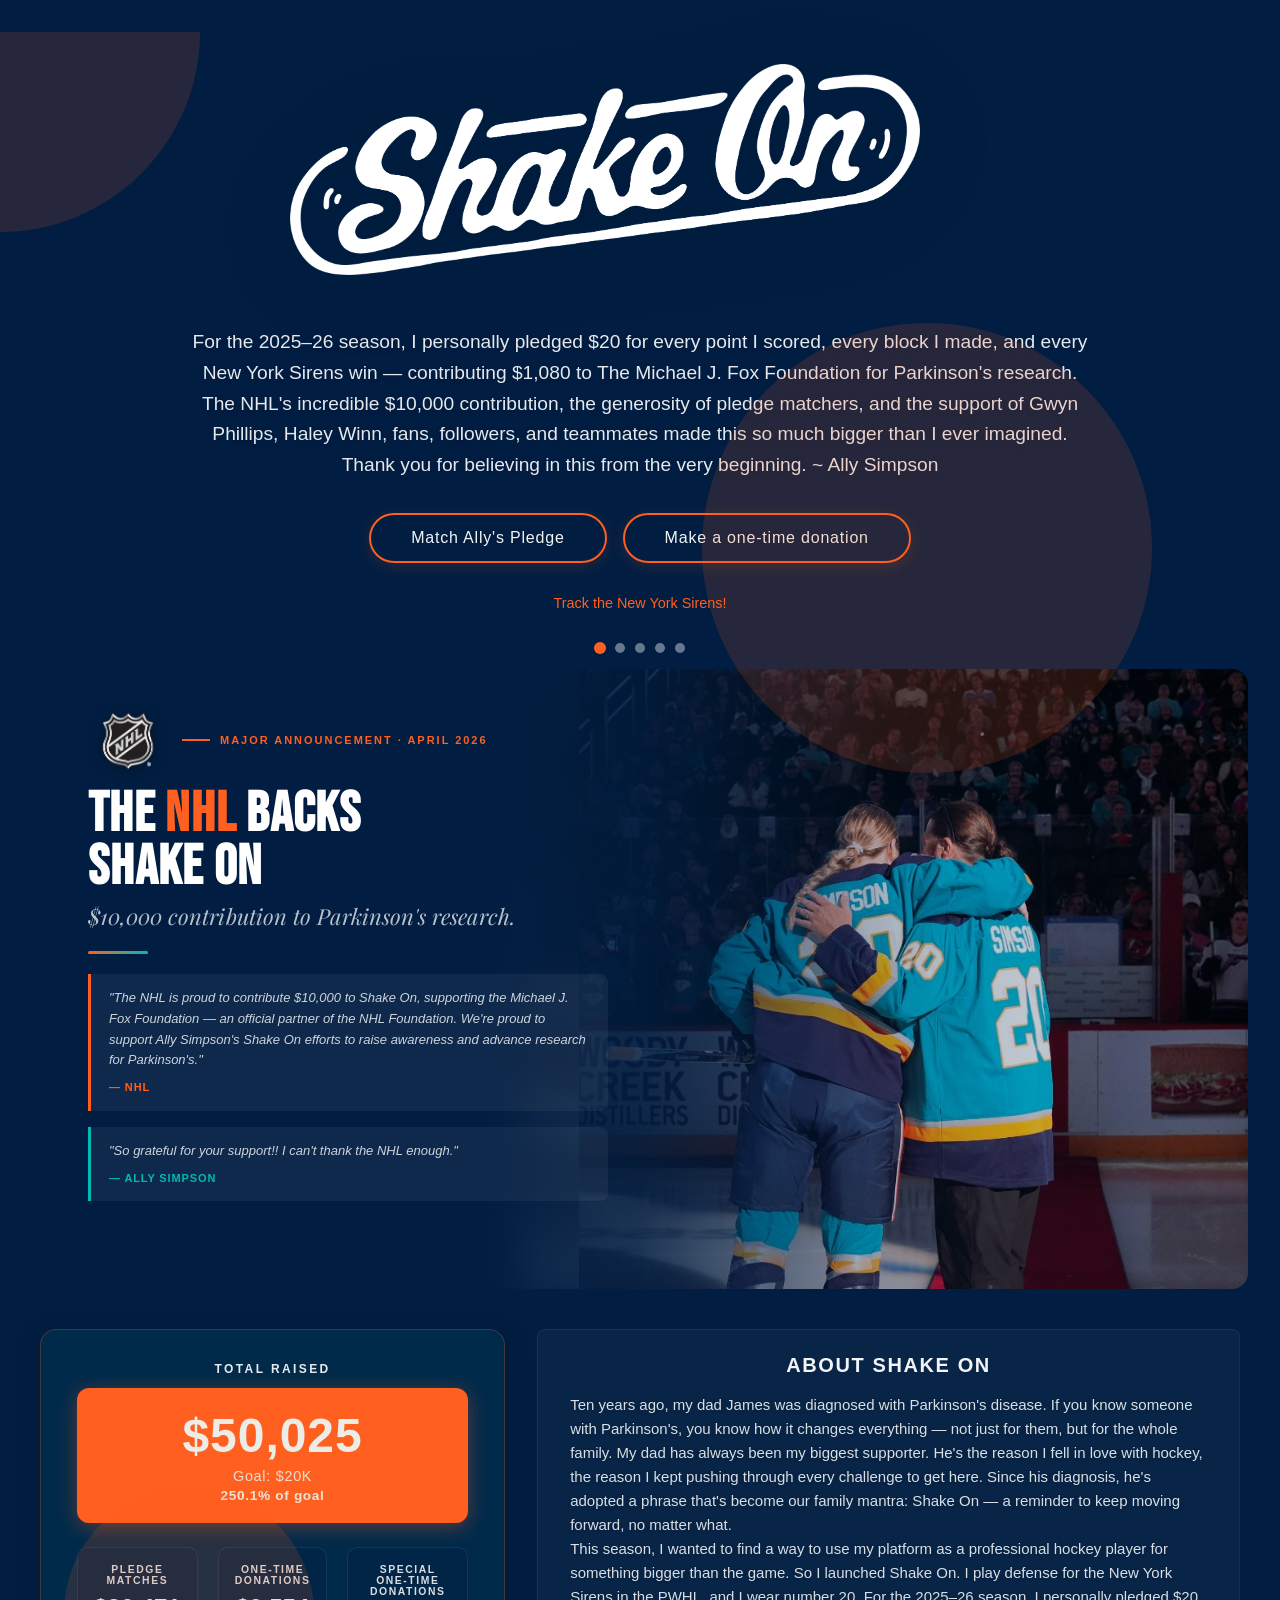
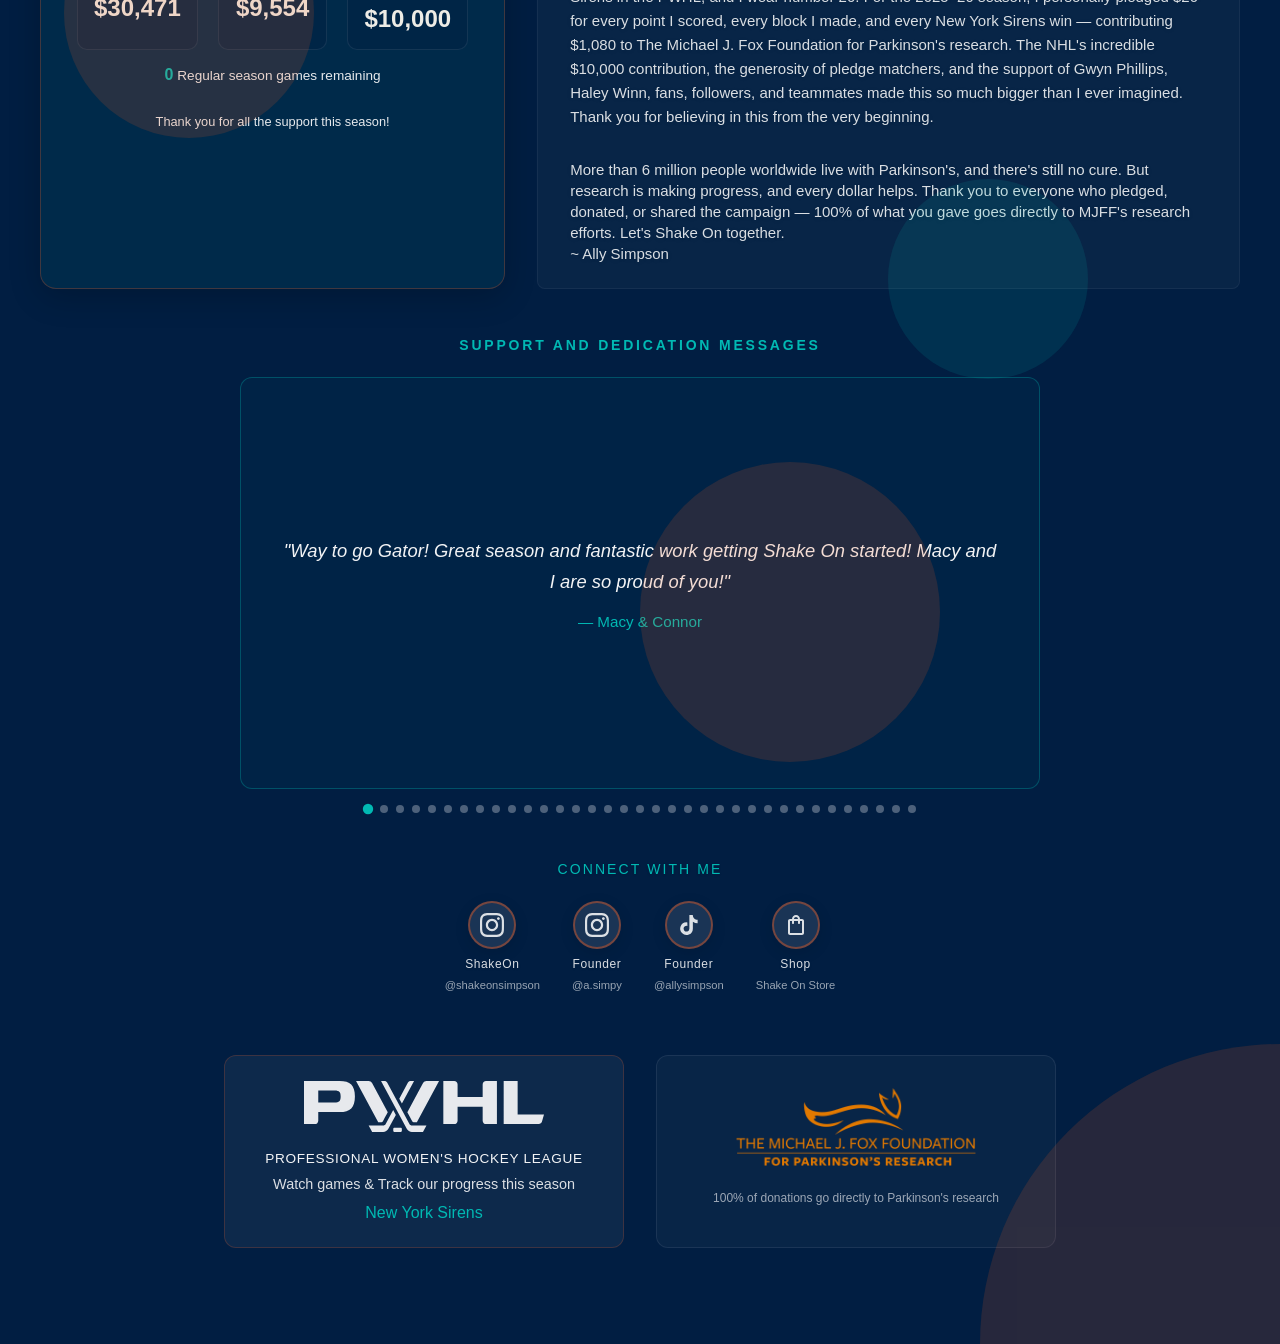
<file: index.html>
<!DOCTYPE html>
<html lang="en">
<head>
    <meta charset="UTF-8">
    <meta name="viewport" content="width=device-width, initial-scale=1.0">
    <title>Shake On - Supporting Parkinson's Research</title>
    <meta name="description" content="Join me in supporting Parkinson's research. I'm pledging $20 for every point, block, and win this PWHL season to raise $20,000 for The Michael J. Fox Foundation. Let's Shake On together.">
    
    <!-- Open Graph / Facebook -->
    <meta property="og:type" content="website">
    <meta property="og:url" content="https://shakeon.org/">
    <meta property="og:title" content="Shake On - Supporting Parkinson's Research">
    <meta property="og:description" content="Join me in supporting Parkinson's research. I'm pledging $20 for every point, block, and win this PWHL season to raise $20,000 for The Michael J. Fox Foundation. Let's Shake On together.">
    <meta property="og:image" content="https://shakeon.org/SO-WHT_1@3x-8.png">
    
    <!-- Twitter -->
    <meta property="twitter:card" content="summary_large_image">
    <meta property="twitter:url" content="https://shakeon.org/">
    <meta property="twitter:title" content="Shake On - Supporting Parkinson's Research">
    <meta property="twitter:description" content="Join me in supporting Parkinson's research. I'm pledging $20 for every point, block, and win this PWHL season to raise $20,000 for The Michael J. Fox Foundation. Let's Shake On together.">
    <meta property="twitter:image" content="https://shakeon.org/SO-WHT_1@3x-8.png">
    
    <!-- Fonts for Gwyn hero -->
    <link href="https://fonts.googleapis.com/css2?family=Bebas+Neue&family=Playfair+Display:ital,wght@0,700;1,400&family=DM+Sans:wght@400;500;600&display=swap" rel="stylesheet">
    
    <!-- reCAPTCHA -->
    <!-- reCAPTCHA removed -->
    
    <style>
        :root {
            --color-navy: #011E42;
            --color-orange: #FF5F1F;
            --color-teal: #01B9B3;
        }
        
        * {
            margin: 0;
            padding: 0;
            box-sizing: border-box;
        }

        body {
            font-family: -apple-system, BlinkMacSystemFont, 'Segoe UI', Roboto, 'Helvetica Neue', Arial, sans-serif;
            background: #011E42;
            min-height: 100vh;
            position: relative;
            padding: 2rem 0;
        }

        /* Animated background elements */
        .bg-orbs {
            position: absolute;
            width: 100%;
            height: 100%;
            overflow: hidden;
            z-index: 1;
            pointer-events: none;
        }

        .orb {
            position: absolute;
            border-radius: 50%;
            background: rgba(255, 95, 31, 0.15);
            animation: float-orb 20s infinite ease-in-out;
        }

        .orb1 { width: 400px; height: 400px; top: -200px; left: -200px; animation-delay: 0s; }
        .orb2 { width: 600px; height: 600px; bottom: -300px; right: -300px; animation-delay: 7s; }
        .orb3 { width: 250px; height: 250px; top: 50%; left: 5%; animation-delay: 3s; }
        .orb4 { width: 450px; height: 450px; top: 10%; right: 10%; animation-delay: 12s; }
        .orb5 { width: 300px; height: 300px; bottom: 20%; left: 50%; animation-delay: 5s; }
        .orb6 { width: 200px; height: 200px; top: 60%; right: 15%; animation-delay: 9s; background: rgba(1, 185, 179, 0.12); }

        @keyframes float-orb {
            0%, 100% { transform: translate(0, 0) scale(1); opacity: 0.3; }
            25% { transform: translate(50px, -50px) scale(1.1); opacity: 0.5; }
            50% { transform: translate(-30px, 30px) scale(0.9); opacity: 0.3; }
            75% { transform: translate(30px, 50px) scale(1.05); opacity: 0.4; }
        }

        /* Main container */
        .container {
            text-align: center;
            z-index: 10;
            padding: 2rem;
            max-width: 1400px;
            margin: 0 auto;
            animation: fade-in-up 1.2s cubic-bezier(0.16, 1, 0.3, 1);
            perspective: 1000px;
        }

        @keyframes fade-in-up {
            from {
                opacity: 0;
                transform: translateY(60px);
            }
            to {
                opacity: 1;
                transform: translateY(0);
            }
        }

        /* ── Rotating Story Section Carousel (Ally hero ↔ Gwyn hero) ── */
        .story-carousel {
            position: relative;
            height: 620px;
            margin-bottom: 1rem;
            overflow: hidden;
        }
        @media (max-width: 640px) {
            .story-carousel {
                height: 750px;
            }
        }
        .story-carousel-slide {
            position: absolute;
            top: 0;
            left: 0;
            right: 0;
            bottom: 0;
            opacity: 0;
            pointer-events: none;
            z-index: 0;
            transition: opacity 0.6s ease;
        }
        .story-carousel-slide.active {
            opacity: 1;
            pointer-events: auto;
            z-index: 2;
        }
        .story-carousel-indicators {
            display: flex;
            justify-content: center;
            gap: 10px;
            margin: 1.5rem 0 1rem;
            z-index: 30;
            position: relative;
        }
        .story-carousel-indicator {
            width: 10px;
            height: 10px;
            border-radius: 50%;
            background: rgba(255, 255, 255, 0.4);
            border: none;
            cursor: pointer;
            padding: 0;
            transition: background 0.3s ease, transform 0.3s ease;
        }
        .story-carousel-indicator:hover {
            background: rgba(255, 255, 255, 0.7);
        }
        .story-carousel-indicator.active {
            background: var(--color-orange);
            transform: scale(1.2);
        }

        /* ── Gwyn Hero Slide (with background image) ── */
        .hero-slide-gwyn {
            height: 100%;
            min-height: 480px;
            border-radius: 16px;
            overflow: hidden;
            background: #011E42;
        }
        .hero-slide-gwyn .gwyn-hero-bg {
            position: absolute;
            inset: 0;
            background-image: url('assets/gwyn-save-hero.png');
            background-size: cover;
            background-position: center 85%;
            transform: scale(1.05);
            animation: gwynSlowZoom 20s ease-in-out infinite alternate;
        }
        @keyframes gwynSlowZoom {
            from { transform: scale(1.05); }
            to { transform: scale(1.12); }
        }
        .hero-slide-gwyn .gwyn-hero-overlay {
            position: absolute;
            inset: 0;
            background: linear-gradient(
                105deg,
                rgba(1, 30, 66, 0.97) 0%,
                rgba(1, 30, 66, 0.88) 38%,
                rgba(1, 30, 66, 0.45) 60%,
                rgba(1, 30, 66, 0.20) 100%
            );
        }
        .hero-slide-gwyn .hero-slide-inner {
            position: relative;
            z-index: 10;
            width: 100%;
            max-width: 700px;
            margin: 0 auto 0 2rem;
            padding: 2.5rem 3rem 2.5rem 1.5rem;
            text-align: left;
        }
        .gwyn-eyebrow {
            display: inline-flex;
            align-items: center;
            gap: 10px;
            font-size: 11px;
            font-weight: 600;
            letter-spacing: 0.18em;
            text-transform: uppercase;
            color: var(--color-orange);
            margin-bottom: 14px;
        }
        .gwyn-eyebrow::before {
            content: '';
            display: block;
            width: 28px;
            height: 2px;
            background: var(--color-orange);
        }
        .gwyn-game-badge {
            display: inline-block;
            background: rgba(255,95,31,0.12);
            border: 1px solid rgba(255,95,31,0.35);
            border-radius: 4px;
            padding: 6px 14px;
            font-size: 11px;
            font-weight: 600;
            letter-spacing: 0.12em;
            text-transform: uppercase;
            color: var(--color-orange);
            margin-bottom: 18px;
        }
        .gwyn-headline {
            font-family: 'Bebas Neue', sans-serif;
            font-size: clamp(42px, 6vw, 64px);
            line-height: 0.92;
            letter-spacing: 0.02em;
            color: #fff;
            margin-bottom: 8px;
        }
        .gwyn-headline .accent { color: var(--color-orange); }
        .gwyn-headline-sub {
            font-family: 'Playfair Display', serif;
            font-style: italic;
            font-size: clamp(16px, 2.2vw, 22px);
            color: rgba(255,255,255,0.72);
            margin-bottom: 20px;
            line-height: 1.3;
        }
        .gwyn-divider {
            width: 60px;
            height: 3px;
            background: linear-gradient(90deg, #01783E, var(--color-teal));
            border-radius: 2px;
            margin-bottom: 20px;
        }
        .gwyn-pledge-card {
            display: inline-flex;
            align-items: center;
            gap: 16px;
            background: rgba(1, 120, 62, 0.15);
            border: 1px solid rgba(1, 120, 62, 0.4);
            border-radius: 12px;
            padding: 14px 20px;
            margin-bottom: 20px;
        }
        .gwyn-pledge-number {
            font-family: 'Bebas Neue', sans-serif;
            font-size: 48px;
            line-height: 1;
            color: #01783E;
        }
        .gwyn-pledge-number span {
            font-size: 24px;
            vertical-align: super;
            color: var(--color-teal);
        }
        .gwyn-pledge-detail {
            border-left: 2px solid rgba(1,185,179,0.3);
            padding-left: 16px;
        }
        .gwyn-pledge-detail strong {
            display: block;
            font-size: 14px;
            font-weight: 600;
            color: #fff;
            margin-bottom: 4px;
        }
        .gwyn-pledge-detail p {
            font-size: 13px;
            color: rgba(255,255,255,0.6);
            line-height: 1.5;
            max-width: 280px;
        }
        .gwyn-body-copy {
            font-size: 14px;
            line-height: 1.7;
            color: rgba(255, 255, 255, 0.75);
            max-width: 520px;
            margin-bottom: 24px;
        }
        .gwyn-body-copy em {
            color: rgba(255,255,255,0.95);
            font-style: italic;
        }
        .gwyn-cta-row {
            display: flex;
            flex-wrap: wrap;
            gap: 12px;
        }
        .gwyn-cta-row .btn {
            display: inline-block;
            padding: 12px 24px;
            border-radius: 6px;
            font-size: 14px;
            font-weight: 600;
            letter-spacing: 0.04em;
            text-decoration: none;
            transition: transform 0.2s ease, box-shadow 0.2s ease;
        }
        .gwyn-cta-row .btn:hover { transform: translateY(-2px); }
        .gwyn-btn-primary {
            background: var(--color-orange);
            color: #fff;
            box-shadow: 0 4px 16px rgba(255,95,31,0.35);
        }
        .gwyn-btn-secondary {
            background: transparent;
            color: #fff;
            border: 1.5px solid rgba(255,255,255,0.35);
        }
        .gwyn-btn-secondary:hover { border-color: rgba(255,255,255,0.7); background: rgba(255,255,255,0.06); }
        @media (max-width: 640px) {
            .hero-slide-gwyn .hero-slide-inner { margin-left: 1.25rem; padding: 1.5rem 2rem 2.5rem 1rem; }
            .gwyn-headline { font-size: 38px; }
        }

        /* ── NHL Announcement Slide (portrait image, right-aligned) ── */
        .hero-slide-nhl {
            height: 100%;
            min-height: 480px;
            border-radius: 16px;
            overflow: hidden;
            background: #011E42;
        }
        .hero-slide-nhl .nhl-hero-bg {
            position: absolute;
            right: 0;
            top: 0;
            bottom: 0;
            width: 55%;
            background-image: url('assets/nhl-announcement-hero.png');
            background-size: cover;
            background-position: center 20%;
        }
        .hero-slide-nhl .nhl-hero-blur {
            position: absolute;
            right: 35%;
            top: 0;
            bottom: 0;
            width: 25%;
            background-image: url('assets/nhl-announcement-hero.png');
            background-size: cover;
            background-position: left 20%;
            filter: blur(20px);
        }
        .hero-slide-nhl .nhl-hero-overlay {
            position: absolute;
            inset: 0;
            background: linear-gradient(
                90deg,
                rgba(1, 30, 66, 1) 0%,
                rgba(1, 30, 66, 0.98) 35%,
                rgba(1, 30, 66, 0.85) 50%,
                rgba(1, 30, 66, 0.3) 70%,
                rgba(1, 30, 66, 0.1) 100%
            );
        }
        .hero-slide-nhl .hero-slide-inner {
            position: relative;
            z-index: 10;
            width: 100%;
            max-width: 600px;
            margin: 0 auto 0 2rem;
            padding: 2.5rem 2rem 2.5rem 1.5rem;
            text-align: left;
        }
        .nhl-logo-badge {
            display: flex;
            align-items: center;
            gap: 14px;
            margin-bottom: 16px;
        }
        .nhl-logo-badge img {
            width: 80px;
            height: auto;
            filter: drop-shadow(0 2px 8px rgba(0,0,0,0.3));
        }
        .nhl-eyebrow {
            display: inline-flex;
            align-items: center;
            gap: 10px;
            font-size: 11px;
            font-weight: 600;
            letter-spacing: 0.18em;
            text-transform: uppercase;
            color: var(--color-orange);
            margin-bottom: 0;
        }
        .nhl-eyebrow::before {
            content: '';
            display: block;
            width: 28px;
            height: 2px;
            background: var(--color-orange);
        }
        .nhl-headline {
            font-family: 'Bebas Neue', sans-serif;
            font-size: clamp(36px, 5vw, 56px);
            line-height: 0.95;
            letter-spacing: 0.02em;
            color: #fff;
            margin-bottom: 8px;
        }
        .nhl-headline .accent { color: var(--color-orange); }
        .nhl-headline-sub {
            font-family: 'Playfair Display', serif;
            font-style: italic;
            font-size: clamp(16px, 2.2vw, 22px);
            color: rgba(255,255,255,0.72);
            margin-bottom: 20px;
            line-height: 1.3;
        }
        .nhl-divider {
            width: 60px;
            height: 3px;
            background: linear-gradient(90deg, var(--color-orange), var(--color-teal));
            border-radius: 2px;
            margin-bottom: 20px;
        }
        .nhl-quote {
            background: rgba(255, 255, 255, 0.05);
            border-left: 3px solid var(--color-orange);
            border-radius: 0 8px 8px 0;
            padding: 14px 18px;
            margin-bottom: 16px;
            max-width: 520px;
        }
        .nhl-quote p {
            font-size: 13px;
            line-height: 1.6;
            color: rgba(255, 255, 255, 0.8);
            font-style: italic;
        }
        .nhl-quote .quote-source {
            font-size: 11px;
            font-weight: 600;
            letter-spacing: 0.08em;
            text-transform: uppercase;
            color: var(--color-orange);
            margin-top: 8px;
            font-style: normal;
        }
        .nhl-quote.ally-reply {
            border-left-color: var(--color-teal);
        }
        .nhl-quote.ally-reply .quote-source {
            color: var(--color-teal);
        }
        @media (max-width: 640px) {
            .hero-slide-nhl .hero-slide-inner { margin-left: 1.25rem; padding: 1.5rem 2rem 2.5rem 1rem; }
            .nhl-headline { font-size: 32px; }
            .hero-slide-nhl .nhl-hero-bg { width: 45%; }
            .hero-slide-nhl .nhl-hero-blur { right: 30%; }
            .hero-slide-nhl .nhl-hero-overlay {
                background: linear-gradient(
                    90deg,
                    rgba(1, 30, 66, 1) 0%,
                    rgba(1, 30, 66, 0.98) 40%,
                    rgba(1, 30, 66, 0.85) 55%,
                    rgba(1, 30, 66, 0.4) 75%,
                    rgba(1, 30, 66, 0.15) 100%
                );
            }
        }

        /* ── Haley Winn × Shake On — regular-season finale (Fleet photo hero) ── */
        .hero-slide-haley {
            height: 100%;
            min-height: 480px;
            border-radius: 16px;
            overflow: hidden;
            background: #011E42;
        }
        .hero-slide-haley .haley-hero-bg {
            position: absolute;
            inset: 0;
            background-image: url('assets/haley-winn-collab-hero.png');
            background-size: cover;
            /* Strong pan up + right so the skater clears the left text column */
            background-position: 100% 0%;
            transform: scale(1.06) translate(6vw, -5vh);
            transform-origin: 88% 18%;
            animation: haleySlowZoom 22s ease-in-out infinite alternate;
        }
        @keyframes haleySlowZoom {
            from { transform: scale(1.06) translate(6vw, -5vh); }
            to { transform: scale(1.11) translate(6vw, -5vh); }
        }
        @keyframes haleySlowZoomMobile {
            from { transform: scale(1.03) translate(0, -0.5vh); }
            to { transform: scale(1.07) translate(0, -0.5vh); }
        }
        .hero-slide-haley .haley-hero-overlay {
            position: absolute;
            inset: 0;
            background: linear-gradient(
                105deg,
                rgba(1, 30, 66, 0.97) 0%,
                rgba(1, 30, 66, 0.92) 36%,
                rgba(1, 46, 42, 0.55) 58%,
                rgba(1, 30, 66, 0.22) 100%
            );
        }
        .hero-slide-haley .hero-slide-inner {
            position: relative;
            z-index: 10;
            width: 100%;
            max-width: 720px;
            margin: 0 auto 0 2rem;
            padding: 2.5rem 3rem 2.5rem 1.5rem;
            text-align: left;
        }
        .haley-eyebrow {
            display: inline-flex;
            align-items: center;
            gap: 10px;
            font-size: 11px;
            font-weight: 600;
            letter-spacing: 0.18em;
            text-transform: uppercase;
            color: var(--color-orange);
            margin-bottom: 14px;
        }
        .haley-eyebrow::before {
            content: '';
            display: block;
            width: 28px;
            height: 2px;
            background: var(--color-orange);
        }
        .haley-game-badge {
            display: inline-block;
            background: rgba(1, 185, 179, 0.12);
            border: 1px solid rgba(1, 185, 179, 0.4);
            border-radius: 4px;
            padding: 6px 14px;
            font-size: 11px;
            font-weight: 600;
            letter-spacing: 0.1em;
            text-transform: uppercase;
            color: var(--color-teal);
            margin-bottom: 18px;
        }
        .haley-headline {
            font-family: 'Bebas Neue', sans-serif;
            font-size: clamp(38px, 5.5vw, 58px);
            line-height: 0.95;
            letter-spacing: 0.02em;
            color: #fff;
            margin-bottom: 8px;
        }
        .haley-headline .accent { color: var(--color-orange); }
        .haley-headline .fleet { color: #5ee6c4; }
        .haley-headline-sub {
            font-family: 'Playfair Display', serif;
            font-style: italic;
            font-size: clamp(16px, 2.2vw, 22px);
            color: rgba(255,255,255,0.76);
            margin-bottom: 20px;
            line-height: 1.35;
        }
        .haley-divider {
            width: 60px;
            height: 3px;
            background: linear-gradient(90deg, #01783E, var(--color-teal));
            border-radius: 2px;
            margin-bottom: 20px;
        }
        .haley-info-card {
            display: block;
            background: rgba(1, 120, 62, 0.14);
            border: 1px solid rgba(94, 230, 196, 0.35);
            border-radius: 12px;
            padding: 14px 20px;
            margin-bottom: 18px;
            max-width: 540px;
        }
        .haley-info-card strong {
            display: block;
            font-size: 14px;
            font-weight: 600;
            color: #fff;
            margin-bottom: 6px;
        }
        .haley-info-card p {
            font-size: 13px;
            color: rgba(255,255,255,0.68);
            line-height: 1.55;
        }
        .haley-pledge-tiles {
            display: flex;
            flex-wrap: wrap;
            gap: 12px;
            margin-bottom: 18px;
        }
        .haley-pledge-tile {
            flex: 1 1 140px;
            min-width: 132px;
            max-width: 220px;
            background: rgba(1, 30, 66, 0.55);
            border: 1px solid rgba(94, 230, 196, 0.45);
            border-radius: 12px;
            padding: 14px 16px;
            text-align: center;
        }
        .haley-pledge-tile .amount {
            font-family: 'Bebas Neue', sans-serif;
            font-size: 36px;
            color: #5ee6c4;
            line-height: 1;
        }
        .haley-pledge-tile .amount sup { font-size: 17px; vertical-align: super; }
        .haley-pledge-tile .label {
            font-size: 11px;
            font-weight: 600;
            color: rgba(255,255,255,0.88);
            letter-spacing: 0.06em;
            text-transform: uppercase;
            margin-top: 8px;
            line-height: 1.35;
        }
        .haley-pledge-tile .label span {
            display: block;
            font-weight: 500;
            letter-spacing: 0.03em;
            text-transform: none;
            font-size: 12px;
            color: rgba(255,255,255,0.62);
            margin-top: 4px;
        }
        .haley-body-copy {
            font-size: 14px;
            line-height: 1.7;
            color: rgba(255, 255, 255, 0.78);
            max-width: 520px;
            margin-bottom: 14px;
        }
        .haley-body-copy em {
            color: rgba(255,255,255,0.95);
            font-style: italic;
        }
        .haley-game-link {
            display: inline-block;
            margin-top: 4px;
            font-size: 12px;
            font-weight: 600;
            letter-spacing: 0.06em;
            text-transform: uppercase;
            color: var(--color-teal);
            text-decoration: none;
            border-bottom: 1px solid rgba(1, 185, 179, 0.45);
            padding-bottom: 2px;
            transition: color 0.2s ease, border-color 0.2s ease;
        }
        .haley-game-link:hover {
            color: #7ff5e0;
            border-bottom-color: rgba(127, 245, 224, 0.7);
        }
        /* Narrow viewports: portrait "cover" crops differently than desktop — keep skater in frame */
        @media (max-width: 900px) {
            .hero-slide-haley .haley-hero-bg {
                background-position: 56% 12%;
                transform: scale(1.03) translate(0, -0.5vh);
                transform-origin: 56% 28%;
                animation: haleySlowZoomMobile 22s ease-in-out infinite alternate;
            }
        }
        @media (max-width: 640px) {
            .hero-slide-haley .hero-slide-inner { margin-left: 1.25rem; padding: 1.5rem 2rem 2.5rem 1rem; }
            .haley-headline { font-size: 34px; }
            .haley-pledge-tile .amount { font-size: 30px; }
        }

        /* ── Community Heroes Night Slide (with background image) ── */
        .hero-slide-community {
            height: 100%;
            min-height: 480px;
            border-radius: 16px;
            overflow: hidden;
            background: #011E42;
        }
        .hero-slide-community .community-hero-bg {
            position: absolute;
            inset: 0;
            background-image: url('assets/community-heroes-hero.png');
            background-size: cover;
            background-position: center 15%;
            transform: scale(1.05);
            animation: communitySlowZoom 20s ease-in-out infinite alternate;
        }
        @keyframes communitySlowZoom {
            from { transform: scale(1.05); }
            to { transform: scale(1.12); }
        }
        .hero-slide-community .community-hero-overlay {
            position: absolute;
            inset: 0;
            background: linear-gradient(
                105deg,
                rgba(1, 30, 66, 0.97) 0%,
                rgba(1, 30, 66, 0.90) 40%,
                rgba(1, 30, 66, 0.50) 65%,
                rgba(1, 30, 66, 0.25) 100%
            );
        }
        .hero-slide-community .hero-slide-inner {
            position: relative;
            z-index: 10;
            width: 100%;
            max-width: 700px;
            margin: 0 auto 0 2rem;
            padding: 2.5rem 3rem 2.5rem 1.5rem;
            text-align: left;
        }
        .community-eyebrow {
            display: inline-flex;
            align-items: center;
            gap: 10px;
            font-size: 11px;
            font-weight: 600;
            letter-spacing: 0.18em;
            text-transform: uppercase;
            color: var(--color-orange);
            margin-bottom: 14px;
        }
        .community-eyebrow::before {
            content: '';
            display: block;
            width: 28px;
            height: 2px;
            background: var(--color-orange);
        }
        .community-game-badge {
            display: inline-block;
            background: rgba(255,95,31,0.12);
            border: 1px solid rgba(255,95,31,0.35);
            border-radius: 4px;
            padding: 6px 14px;
            font-size: 11px;
            font-weight: 600;
            letter-spacing: 0.12em;
            text-transform: uppercase;
            color: var(--color-orange);
            margin-bottom: 18px;
        }
        .community-headline {
            font-family: 'Bebas Neue', sans-serif;
            font-size: clamp(36px, 5vw, 56px);
            line-height: 0.95;
            letter-spacing: 0.02em;
            color: #fff;
            margin-bottom: 8px;
        }
        .community-headline-sub {
            font-family: 'Playfair Display', serif;
            font-style: italic;
            font-size: clamp(16px, 2.2vw, 22px);
            color: rgba(255,255,255,0.72);
            margin-bottom: 20px;
            line-height: 1.3;
        }
        .community-divider {
            width: 60px;
            height: 3px;
            background: linear-gradient(90deg, var(--color-orange), var(--color-teal));
            border-radius: 2px;
            margin-bottom: 20px;
        }
        .community-info-card {
            display: inline-flex;
            align-items: center;
            gap: 16px;
            background: rgba(255, 95, 31, 0.12);
            border: 1px solid rgba(255, 95, 31, 0.35);
            border-radius: 12px;
            padding: 14px 20px;
            margin-bottom: 20px;
        }
        .community-info-card strong {
            display: block;
            font-size: 14px;
            font-weight: 600;
            color: #fff;
            margin-bottom: 4px;
        }
        .community-info-card p {
            font-size: 13px;
            color: rgba(255,255,255,0.6);
            line-height: 1.5;
            max-width: 380px;
        }
        .community-body-copy {
            font-size: 14px;
            line-height: 1.7;
            color: rgba(255, 255, 255, 0.75);
            max-width: 520px;
            margin-bottom: 12px;
        }
        .community-body-copy em {
            color: rgba(255,255,255,0.95);
            font-style: italic;
        }
        @media (max-width: 640px) {
            .hero-slide-community .hero-slide-inner { margin-left: 1.25rem; padding: 1.5rem 2rem 2.5rem 1rem; }
            .hero-slide-community .community-hero-bg {
                background-position: 80% 5%;
            }
            .community-headline { font-size: 32px; }
        }

        /* ── Ally Hero Slide (with background image) ── */
        .hero-slide-ally {
            height: 100%;
            min-height: 480px;
            border-radius: 16px;
            overflow: hidden;
            background: #011E42;
        }
        .hero-slide-ally .ally-hero-bg {
            position: absolute;
            inset: 0;
            background-image: url('assets/ally-hero.png');
            background-size: cover;
            background-position: 85% 20%;
            transform: scale(1.05);
            animation: allySlowZoom 20s ease-in-out infinite alternate;
        }
        @keyframes allySlowZoom {
            from { transform: scale(1.05); }
            to { transform: scale(1.12); }
        }
        .hero-slide-ally .ally-hero-overlay {
            position: absolute;
            inset: 0;
            background: linear-gradient(
                105deg,
                rgba(1, 30, 66, 0.97) 0%,
                rgba(1, 30, 66, 0.88) 38%,
                rgba(1, 30, 66, 0.45) 60%,
                rgba(1, 30, 66, 0.20) 100%
            );
        }
        .hero-slide-ally .hero-slide-inner {
            position: relative;
            z-index: 10;
            width: 100%;
            max-width: 700px;
            margin: 0 auto 0 2rem;
            padding: 2.5rem 2rem 2.5rem 1.5rem;
            text-align: left;
        }
        .ally-eyebrow {
            display: inline-flex;
            align-items: center;
            gap: 10px;
            font-size: 11px;
            font-weight: 600;
            letter-spacing: 0.18em;
            text-transform: uppercase;
            color: var(--color-orange);
            margin-bottom: 14px;
        }
        .ally-eyebrow::before {
            content: '';
            display: block;
            width: 28px;
            height: 2px;
            background: var(--color-orange);
        }
        .ally-season-badge {
            display: inline-block;
            background: rgba(255,95,31,0.12);
            border: 1px solid rgba(255,95,31,0.35);
            border-radius: 4px;
            padding: 6px 14px;
            font-size: 11px;
            font-weight: 600;
            letter-spacing: 0.12em;
            text-transform: uppercase;
            color: var(--color-orange);
            margin-bottom: 18px;
        }
        .ally-headline {
            font-family: 'Bebas Neue', sans-serif;
            font-size: clamp(42px, 6vw, 64px);
            line-height: 0.92;
            letter-spacing: 0.02em;
            color: #fff;
            margin-bottom: 8px;
        }
        .ally-headline .accent { color: var(--color-orange); }
        .ally-headline .accent-teal { color: var(--color-teal); }
        .ally-headline-sub {
            font-family: 'Playfair Display', serif;
            font-style: italic;
            font-size: clamp(16px, 2.2vw, 22px);
            color: rgba(255,255,255,0.72);
            margin-bottom: 20px;
            line-height: 1.3;
        }
        .ally-divider {
            width: 60px;
            height: 3px;
            background: linear-gradient(90deg, var(--color-orange), var(--color-teal));
            border-radius: 2px;
            margin-bottom: 20px;
        }
        .ally-pledge-tiles {
            display: flex;
            flex-wrap: wrap;
            gap: 12px;
            margin-bottom: 20px;
        }
        .ally-pledge-tile {
            background: rgba(255, 95, 31, 0.15);
            border: 1px solid rgba(255, 95, 31, 0.4);
            border-radius: 10px;
            padding: 12px 18px;
            text-align: center;
        }
        .ally-pledge-tile .amount {
            font-family: 'Bebas Neue', sans-serif;
            font-size: 32px;
            color: var(--color-orange);
            line-height: 1;
        }
        .ally-pledge-tile .amount sup { font-size: 16px; }
        .ally-pledge-tile .label {
            font-size: 11px;
            color: rgba(255,255,255,0.8);
            letter-spacing: 0.05em;
            margin-top: 4px;
            line-height: 1.3;
        }
        .ally-goal-pill {
            display: inline-block;
            background: rgba(1, 185, 179, 0.2);
            border: 1px solid rgba(1, 185, 179, 0.4);
            border-radius: 20px;
            padding: 8px 16px;
            font-size: 13px;
            font-weight: 600;
            color: var(--color-teal);
            margin-bottom: 20px;
        }
        .ally-body-copy {
            font-size: 14px;
            line-height: 1.7;
            color: rgba(255, 255, 255, 0.75);
            max-width: 520px;
        }
        .ally-body-copy em {
            color: rgba(255,255,255,0.95);
            font-style: italic;
        }
        @media (max-width: 640px) {
            .hero-slide-ally .hero-slide-inner { margin-left: 1.25rem; padding: 1.5rem 1.25rem 2.5rem 1rem; }
            .ally-headline { font-size: 38px; }
            .ally-pledge-tiles { gap: 8px; }
            .ally-pledge-tile .amount { font-size: 26px; }
        }

        /* Logo container with interactive shake */
        .logo-container {
            display: inline-block;
            position: relative;
            margin-bottom: 3rem;
            cursor: pointer;
            transform-style: preserve-3d;
        }

        .logo {
            max-width: 90%;
            width: 700px;
            height: auto;
            display: block;
            filter: drop-shadow(0 10px 40px rgba(0, 0, 0, 0.15));
            transition: filter 0.3s ease;
            animation: gentle-shake 4s infinite ease-in-out;
        }

        /* Gentle continuous shake */
        @keyframes gentle-shake {
            0%, 100% { transform: translateX(0) rotate(0deg); }
            10% { transform: translateX(-3px) rotate(-0.5deg); }
            20% { transform: translateX(3px) rotate(0.5deg); }
            30% { transform: translateX(-3px) rotate(-0.5deg); }
            40% { transform: translateX(3px) rotate(0.5deg); }
            50%, 100% { transform: translateX(0) rotate(0deg); }
        }

        /* Interactive hover shake - like actually shaking hands! */
        .logo-container:hover .logo {
            animation: shake-on-it 2s ease-in-out infinite;
            filter: drop-shadow(0 15px 50px rgba(0, 0, 0, 0.25));
        }

        @keyframes shake-on-it {
            0%, 100% { transform: translateX(0) rotate(0deg); }
            /* First shake */
            2.5% { transform: translateX(-4px) rotate(-0.8deg); }
            5% { transform: translateX(4px) rotate(0.8deg); }
            /* Second shake */
            7.5% { transform: translateX(-4px) rotate(-0.8deg); }
            10% { transform: translateX(4px) rotate(0.8deg); }
            /* Third shake */
            12.5% { transform: translateX(-4px) rotate(-0.8deg); }
            15% { transform: translateX(4px) rotate(0.8deg); }
            /* Fourth shake */
            17.5% { transform: translateX(-4px) rotate(-0.8deg); }
            20% { transform: translateX(4px) rotate(0.8deg); }
            /* Return to center and pause */
            22.5% { transform: translateX(0) rotate(0deg); }
            /* Pause period */
            22.5%, 100% { transform: translateX(0) rotate(0deg); }
        }

        /* Main headline */
        .coming-soon {
            font-size: clamp(1.8rem, 5vw, 3.2rem);
            color: rgba(255, 255, 255, 0.98);
            font-weight: 400;
            letter-spacing: 0.05em;
            animation: text-glow 3s ease-in-out infinite;
            text-shadow: 0 3px 20px rgba(0, 0, 0, 0.15);
            margin-bottom: 2rem;
            line-height: 1.3;
        }
        
        /* Subheading */
        .subheading {
            font-size: clamp(1rem, 2vw, 1.2rem);
            color: rgba(255, 255, 255, 0.9);
            font-weight: 400;
            line-height: 1.6;
            max-width: 900px;
            margin: 0 auto 2rem;
            text-shadow: 0 2px 10px rgba(0, 0, 0, 0.1);
        }
        
        /* Body text container */
        .body-text-container {
            max-width: 1200px;
            margin: 0 auto 3rem;
            padding: 2.5rem 3rem;
            background: rgba(255, 255, 255, 0.03);
            border-radius: 8px;
            border: 1px solid rgba(255, 255, 255, 0.05);
        }
        
        /* Body text - two column layout for professional look */
        .body-text {
            font-size: clamp(0.85rem, 1.9vw, 0.9375rem);
            color: rgba(255, 255, 255, 0.85);
            font-weight: 300;
            line-height: 1.6;
            text-align: left;
            text-shadow: 0 1px 5px rgba(0, 0, 0, 0.1);
            display: grid;
            grid-template-columns: 1fr 1fr;
            gap: 0;
            column-gap: 3.2rem;
            row-gap: 0;
        }
        
        .body-text p {
            margin-bottom: 0;
        }
        
        .body-text p:nth-child(1),
        .body-text p:nth-child(2) {
            margin-bottom: 0;
        }
        
        .body-text p:nth-child(3) {
            grid-column: 1 / -1;
            text-align: center;
            margin-top: 2em;
            margin-bottom: 0;
            padding-top: 0;
            line-height: 1.4;
        }
        
        .body-text .donation-link {
            grid-column: 1 / -1;
            text-align: center;
            margin-top: 2em;
            padding-top: 0;
            line-height: 1;
        }
        
        @media (max-width: 968px) {
            .body-text-container {
                padding: 2rem 1.5rem;
            }
            
            .body-text {
                grid-template-columns: 1fr;
                gap: 1.2rem;
            }
        }

        @keyframes text-glow {
            0%, 100% { 
                opacity: 0.95;
                text-shadow: 0 3px 20px rgba(0, 0, 0, 0.15);
            }
            50% { 
                opacity: 1;
                text-shadow: 0 3px 30px rgba(255, 255, 255, 0.3), 0 3px 20px rgba(0, 0, 0, 0.15);
            }
        }

        /* Loading dots */
        .loading-dots {
            display: flex;
            justify-content: center;
            align-items: center;
            gap: 10px;
            margin-top: 2.5rem;
        }

        .dot {
            width: 14px;
            height: 14px;
            border-radius: 50%;
            background: rgba(255, 255, 255, 0.7);
            animation: dot-bounce 1.5s infinite ease-in-out;
            box-shadow: 0 2px 8px rgba(0, 0, 0, 0.1);
        }

        .dot:nth-child(1) { animation-delay: 0s; }
        .dot:nth-child(2) { animation-delay: 0.2s; }
        .dot:nth-child(3) { animation-delay: 0.4s; }

        @keyframes dot-bounce {
            0%, 60%, 100% { 
                transform: translateY(0) scale(1);
                opacity: 0.6;
            }
            30% { 
                transform: translateY(-20px) scale(1.2);
                opacity: 1;
            }
        }

        /* Eyebrow hint text above logo */
        .hint-text {
            position: relative;
            margin-bottom: 1.5rem;
            color: rgba(255, 255, 255, 0.5);
            font-size: 0.75rem;
            font-weight: 300;
            letter-spacing: 0.08em;
            text-transform: uppercase;
            z-index: 10;
            animation: fade-in 2s ease-in-out 0.5s both;
            text-shadow: 0 1px 3px rgba(0, 0, 0, 0.1);
        }

        @keyframes fade-in {
            from { opacity: 0; }
            to { opacity: 1; }
        }

        /* Contact section */
        .contact-section {
            margin-top: 2rem;
            margin-bottom: 2rem;
            animation: fade-in 0.8s ease-in-out 0.5s both;
            position: relative;
            z-index: 20;
            pointer-events: auto;
            display: flex;
            justify-content: center;
            align-items: center;
            gap: 1rem;
            flex-wrap: wrap;
        }

        .contact-btn {
            display: inline-block;
            padding: 0.875rem 2.5rem;
            color: rgba(255, 255, 255, 0.95);
            background: transparent;
            border: 2px solid #FF5F1F;
            border-radius: 50px;
            text-decoration: none;
            font-size: 1rem;
            font-weight: 400;
            letter-spacing: 0.05em;
            transition: all 0.3s cubic-bezier(0.4, 0, 0.2, 1);
            text-shadow: 0 1px 3px rgba(0, 0, 0, 0.1);
            box-shadow: 0 4px 15px rgba(255, 95, 31, 0.15);
            position: relative;
            z-index: 21;
            pointer-events: auto;
            cursor: pointer;
        }

        .contact-btn:hover {
            background: #FF5F1F;
            color: #FFFFFF;
            transform: translateY(-2px);
            box-shadow: 0 6px 25px rgba(255, 95, 31, 0.3);
        }

        .contact-btn:active {
            transform: translateY(0);
        }
        
        .donation-btn {
            display: inline-block;
            padding: 0.875rem 2.5rem;
            color: rgba(255, 255, 255, 0.95);
            background: transparent;
            border: 2px solid #FF5F1F;
            border-radius: 50px;
            text-decoration: none;
            font-size: 1rem;
            font-weight: 400;
            letter-spacing: 0.05em;
            transition: all 0.3s cubic-bezier(0.4, 0, 0.2, 1);
            text-shadow: 0 1px 3px rgba(0, 0, 0, 0.1);
            box-shadow: 0 4px 15px rgba(255, 95, 31, 0.15);
            position: relative;
            z-index: 21;
            pointer-events: auto;
        }
        
        .donation-btn:hover {
            background: #FF5F1F;
            color: #FFFFFF;
            transform: translateY(-2px);
            box-shadow: 0 6px 25px rgba(255, 95, 31, 0.3);
        }
        
        .donation-btn:active {
            transform: translateY(0);
        }
        
        /* Modal Styles */
        .modal-overlay {
            display: none;
            position: fixed;
            top: 0;
            left: 0;
            width: 100%;
            height: 100%;
            background: rgba(1, 30, 66, 0.95);
            z-index: 1000;
            backdrop-filter: blur(5px);
            animation: fade-in 0.3s ease;
        }
        
        .modal-overlay.active {
            display: flex;
            justify-content: center;
            align-items: center;
            padding: 2rem;
        }
        
        .modal-content {
            background: #011E42;
            border: 2px solid #FF5F1F;
            border-radius: 12px;
            padding: 2.5rem;
            max-width: 600px;
            width: 100%;
            max-height: 90vh;
            overflow-y: auto;
            position: relative;
            animation: slide-up 0.3s ease;
            box-shadow: 0 10px 40px rgba(0, 0, 0, 0.3);
        }
        
        @keyframes slide-up {
            from {
                opacity: 0;
                transform: translateY(30px);
            }
            to {
                opacity: 1;
                transform: translateY(0);
            }
        }
        
        .modal-close {
            position: absolute;
            top: 1rem;
            right: 1rem;
            background: transparent;
            border: none;
            color: rgba(255, 255, 255, 0.8);
            font-size: 1.5rem;
            cursor: pointer;
            width: 32px;
            height: 32px;
            display: flex;
            align-items: center;
            justify-content: center;
            border-radius: 50%;
            transition: all 0.3s ease;
        }
        
        .modal-close:hover {
            background: rgba(255, 95, 31, 0.2);
            color: #FF5F1F;
        }
        
        .modal-title {
            font-size: 1.8rem;
            color: rgba(255, 255, 255, 0.98);
            margin-bottom: 1.5rem;
            text-align: center;
            font-weight: 400;
        }
        
        .form-group {
            margin-bottom: 1.5rem;
        }
        
        .form-group label {
            display: block;
            color: rgba(255, 255, 255, 0.9);
            margin-bottom: 0.5rem;
            font-size: 0.95rem;
            font-weight: 300;
        }
        
        .form-group input,
        .form-group textarea {
            width: 100%;
            padding: 0.75rem;
            background: rgba(255, 255, 255, 0.1);
            border: 1px solid rgba(255, 95, 31, 0.3);
            border-radius: 6px;
            color: rgba(255, 255, 255, 0.95);
            font-size: 1rem;
            font-family: inherit;
            transition: all 0.3s ease;
        }
        
        .form-group input:focus,
        .form-group textarea:focus {
            outline: none;
            border-color: #FF5F1F;
            background: rgba(255, 255, 255, 0.15);
        }
        
        .form-group textarea {
            min-height: 200px;
            resize: vertical;
            font-family: inherit;
        }
        
        .form-group input::placeholder,
        .form-group textarea::placeholder {
            color: rgba(255, 255, 255, 0.5);
        }
        
        .recaptcha-container {
            display: flex;
            justify-content: center;
            margin: 1.5rem 0;
        }
        
        .form-submit-btn {
            width: 100%;
            padding: 0.875rem 2.5rem;
            background: #FF5F1F;
            color: #FFFFFF;
            border: 2px solid #FF5F1F;
            border-radius: 50px;
            font-size: 1rem;
            font-weight: 400;
            letter-spacing: 0.05em;
            cursor: pointer;
            transition: all 0.3s ease;
            margin-top: 1rem;
        }
        
        .form-submit-btn:hover {
            background: #ff7a3d;
            border-color: #ff7a3d;
            transform: translateY(-2px);
            box-shadow: 0 6px 25px rgba(255, 95, 31, 0.4);
        }
        
        .form-submit-btn:disabled {
            opacity: 0.6;
            cursor: not-allowed;
            transform: none;
        }
        
        .form-message {
            margin-top: 1rem;
            padding: 1rem;
            border-radius: 6px;
            text-align: center;
            display: none;
        }
        
        .form-message.success {
            background: rgba(1, 185, 179, 0.2);
            border: 1px solid #01B9B3;
            color: #01B9B3;
            display: block;
        }
        
        .form-message.error {
            background: rgba(255, 95, 31, 0.2);
            border: 1px solid #FF5F1F;
            color: #FF5F1F;
            display: block;
        }
        
        /* Thank You Screen */
        .thank-you-screen {
            display: none;
            text-align: center;
        }
        
        .thank-you-screen.active {
            display: block;
        }
        
        .form-container {
            display: block;
        }
        
        .form-container.hidden {
            display: none;
        }
        
        .thank-you-image {
            width: 100%;
            max-width: 400px;
            height: auto;
            border-radius: 8px;
            margin: 0 auto 1.5rem;
            box-shadow: 0 4px 20px rgba(0, 0, 0, 0.2);
        }
        
        .thank-you-message {
            font-size: 1.1rem;
            color: rgba(255, 255, 255, 0.95);
            line-height: 1.6;
            margin-bottom: 2rem;
            font-weight: 300;
        }
        
        .thank-you-signature {
            font-size: 1rem;
            color: #FF5F1F;
            margin-top: 1rem;
            font-weight: 400;
        }
        
        .thank-you-actions {
            display: flex;
            gap: 1rem;
            justify-content: center;
            flex-wrap: wrap;
            margin-top: 2rem;
        }
        
        .thank-you-btn {
            padding: 0.875rem 2rem;
            border-radius: 50px;
            font-size: 0.95rem;
            font-weight: 400;
            letter-spacing: 0.05em;
            cursor: pointer;
            transition: all 0.3s ease;
            text-decoration: none;
            display: inline-block;
        }
        
        .thank-you-btn-primary {
            background: #FF5F1F;
            color: #FFFFFF;
            border: 2px solid #FF5F1F;
        }
        
        .thank-you-btn-primary:hover {
            background: #ff7a3d;
            border-color: #ff7a3d;
            transform: translateY(-2px);
            box-shadow: 0 6px 25px rgba(255, 95, 31, 0.4);
        }
        
        .thank-you-btn-secondary {
            background: transparent;
            color: rgba(255, 255, 255, 0.9);
            border: 2px solid rgba(255, 255, 255, 0.3);
        }
        
        .thank-you-btn-secondary:hover {
            background: rgba(255, 255, 255, 0.1);
            border-color: rgba(255, 255, 255, 0.5);
            color: #FFFFFF;
        }
        
        @media (max-width: 768px) {
            .thank-you-image {
                max-width: 100%;
            }
            
            .thank-you-actions {
                flex-direction: column;
            }
            
            .thank-you-btn {
                width: 100%;
            }
        }
        
        @media (max-width: 768px) {
            .modal-content {
                padding: 2rem 1.5rem;
                max-width: 95%;
            }
            
            .modal-title {
                font-size: 1.5rem;
            }
        }
        
        .donation-link {
            display: block;
            color: rgba(255, 255, 255, 0.8);
            text-decoration: underline;
            font-size: 0.855rem;
            font-weight: 300;
            transition: color 0.3s ease;
            position: relative;
            z-index: 21;
            pointer-events: auto;
        }
        
        .body-text .donation-link {
            grid-column: 1 / -1;
            text-align: center;
            margin-top: 0.25rem;
        }
        
        .donation-link:hover {
            color: #FF5F1F;
        }

        /* Social section */
        .social-section {
            margin-top: 3rem;
            animation: fade-in 2s ease-in-out 2.5s both;
            position: relative;
            z-index: 20;
            pointer-events: auto;
        }

        .social-heading {
            font-size: 0.875rem;
            color: var(--color-teal);
            font-weight: 500;
            letter-spacing: 0.15em;
            text-transform: uppercase;
            margin-bottom: 1.5rem;
            text-shadow: 0 1px 3px rgba(0, 0, 0, 0.1);
        }

        .social-links {
            display: flex;
            justify-content: center;
            align-items: center;
            gap: 2rem;
            flex-wrap: wrap;
        }

        .social-link {
            display: flex;
            flex-direction: column;
            align-items: center;
            gap: 0.5rem;
            text-decoration: none;
            color: rgba(255, 255, 255, 0.85);
            transition: all 0.3s ease;
            position: relative;
            z-index: 21;
            pointer-events: auto;
        }

        .social-link:hover {
            transform: translateY(-5px);
            color: #FF5F1F;
        }

        .social-icon {
            width: 48px;
            height: 48px;
            background: rgba(255, 255, 255, 0.1);
            border: 2px solid rgba(255, 95, 31, 0.4);
            border-radius: 50%;
            display: flex;
            align-items: center;
            justify-content: center;
            transition: all 0.3s ease;
            backdrop-filter: blur(10px);
            box-shadow: 0 4px 15px rgba(0, 0, 0, 0.1);
        }

        .social-icon svg {
            width: 24px;
            height: 24px;
            fill: rgba(255, 255, 255, 0.85);
            transition: fill 0.3s ease;
        }

        .social-link:hover .social-icon {
            background: rgba(1, 185, 179, 0.2);
            border-color: var(--color-teal);
            box-shadow: 0 6px 20px rgba(1, 185, 179, 0.3);
        }

        .social-link:hover .social-icon svg {
            fill: var(--color-teal);
        }

        .social-label {
            font-size: 0.75rem;
            font-weight: 300;
            letter-spacing: 0.05em;
            text-shadow: 0 1px 3px rgba(0, 0, 0, 0.1);
        }

        .social-handle {
            font-size: 0.7rem;
            opacity: 0.7;
            font-weight: 300;
        }
        
        /* PWHL Section */
        /* Partner logos row (PWHL + MJFF side by side) */
        .partner-logos-row {
            display: flex;
            gap: 2rem;
            justify-content: center;
            align-items: stretch;
            margin-top: 4rem;
            animation: fade-in 2s ease-in-out 3s both;
        }
        @media (max-width: 768px) {
            .partner-logos-row {
                flex-direction: column;
                align-items: center;
            }
        }

        .pwhl-section {
            margin-top: 0;
            flex: 1;
            max-width: 400px;
            animation: none;
        }
        
        .mjff-section {
            flex: 1;
            max-width: 400px;
        }
        .mjff-link {
            display: flex;
            flex-direction: column;
            align-items: center;
            gap: 1.2rem;
            text-decoration: none;
            padding: 2rem;
            border-radius: 12px;
            background: rgba(255, 255, 255, 0.03);
            border: 1px solid rgba(255, 255, 255, 0.08);
            transition: all 0.3s ease;
            height: 100%;
        }
        .mjff-link:hover {
            background: rgba(255, 95, 31, 0.06);
            border-color: rgba(255, 95, 31, 0.3);
            transform: translateY(-3px);
        }
        .mjff-logo {
            width: 100%;
            max-width: 240px;
            height: auto;
        }
        .mjff-info {
            text-align: center;
        }
        .mjff-org {
            font-size: 0.85rem;
            font-weight: 500;
            color: rgba(255, 255, 255, 0.9);
            letter-spacing: 0.03em;
        }
        .mjff-text {
            font-size: 0.75rem;
            color: rgba(255, 255, 255, 0.6);
            margin-top: 0.35rem;
        }
        @media (max-width: 768px) {
            .mjff-link { max-width: 90%; }
        }
        @media (max-width: 480px) {
            .mjff-logo { max-width: 160px; }
            .mjff-link { max-width: 320px; padding: 1.25rem; }
        }

        /* MJFF logo in pledge form */
        .form-mjff-logo {
            display: block;
            width: 180px;
            height: auto;
            margin: 0 auto 1.5rem;
            opacity: 0.9;
        }
        
        .pwhl-link {
            display: flex;
            flex-direction: column;
            align-items: center;
            gap: 1.2rem;
            text-decoration: none;
            color: rgba(255, 255, 255, 0.85);
            transition: all 0.3s ease;
            padding: 1.6rem;
            border-radius: 12px;
            background: rgba(255, 255, 255, 0.05);
            border: 1px solid rgba(255, 95, 31, 0.2);
            max-width: 400px;
            margin: 0 auto;
            position: relative;
            z-index: 20;
            pointer-events: auto;
        }
        
        .pwhl-link:hover {
            background: rgba(1, 185, 179, 0.08);
            border-color: rgba(1, 185, 179, 0.4);
            transform: translateY(-3px);
            color: rgba(255, 255, 255, 0.95);
        }
        
        .pwhl-logo {
            width: 100%;
            max-width: 240px;
            height: auto;
            display: flex;
            align-items: center;
            justify-content: center;
            transition: all 0.3s ease;
        }
        
        .pwhl-logo svg {
            width: 100%;
            height: auto;
            transition: all 0.3s ease;
        }
        
        .pwhl-logo .pwhl-cls-1 {
            fill: rgba(255, 255, 255, 0.9);
            transition: fill 0.3s ease;
        }
        
        .pwhl-link:hover .pwhl-logo .pwhl-cls-1 {
            fill: var(--color-teal);
        }
        
        .pwhl-info {
            text-align: center;
        }
        
        .pwhl-league {
            font-size: 0.85rem;
            font-weight: 500;
            letter-spacing: 0.05em;
            text-transform: uppercase;
            margin-bottom: 0.5rem;
            color: rgba(255, 255, 255, 0.95);
        }
        
        .pwhl-text {
            font-size: 0.9rem;
            font-weight: 300;
            line-height: 1.5;
            margin-bottom: 0.5rem;
        }
        
        .pwhl-team {
            font-size: 1rem;
            font-weight: 500;
            color: var(--color-teal);
            margin-top: 0.25rem;
        }

        /* Mobile responsiveness */
        @media (max-width: 768px) {
            .logo {
                max-width: 95%;
                width: 450px;
            }
            
            .coming-soon {
                font-size: 1.5rem;
                letter-spacing: 0.05em;
            }
            
            .subheading {
                font-size: 1rem;
                margin-bottom: 2rem;
            }
            
            .body-text-container {
                padding: 2rem 1.5rem;
                margin-bottom: 2.5rem;
            }
            
            .body-text {
                font-size: 0.76rem;
            }

            .orb { display: none; }
            
            .hint-text {
                font-size: 0.65rem;
                margin-bottom: 1.25rem;
            }

            .contact-section {
                margin-top: 3rem;
            }

            .contact-btn,
            .donation-btn {
                font-size: 0.9rem;
                padding: 0.75rem 2rem;
            }

            .social-links {
                gap: 1.5rem;
            }

            .social-icon {
                width: 42px;
                height: 42px;
                font-size: 1.3rem;
            }
            
            .pwhl-section {
                margin-top: 3rem;
            }
            
            .pwhl-link {
                padding: 1.25rem;
                max-width: 90%;
            }
            
            .pwhl-logo {
                max-width: 250px;
            }
        }

        @media (max-width: 480px) {
            .logo {
                width: 350px;
            }
            
            .coming-soon {
                font-size: 1.3rem;
                letter-spacing: 0.05em;
            }
            
            .subheading {
                font-size: 0.95rem;
                margin-bottom: 1.5rem;
            }
            
            .body-text-container {
                padding: 1.5rem 1rem;
                margin-bottom: 2rem;
            }
            
            .body-text {
                font-size: 0.72rem;
            }

            .contact-btn,
            .donation-btn {
                font-size: 0.85rem;
                padding: 0.7rem 1.75rem;
            }

            .social-section {
                margin-top: 2.5rem;
            }

            .social-links {
                gap: 1.25rem;
            }

            .social-icon {
                width: 38px;
                height: 38px;
                font-size: 1.2rem;
            }

            .social-label {
                font-size: 0.7rem;
            }

            .social-handle {
                font-size: 0.65rem;
            }
            
            .pwhl-section {
                margin-top: 2.5rem;
            }
            
            .pwhl-link {
                padding: 1.5rem;
                gap: 1.25rem;
            }
            
            .pwhl-logo {
                max-width: 160px;
            }
            
            .pwhl-link {
                max-width: 320px;
                padding: 1.25rem;
            }
            
            .pwhl-league {
                font-size: 0.8rem;
            }
            
            .pwhl-text {
                font-size: 0.85rem;
            }
            
            .pwhl-team {
                font-size: 0.9rem;
            }
        }

        /* Fundraising Totals Component - easily updatable */
        .fundraising-totals {
            max-width: 520px;
            margin: 2.5rem auto 3rem;
            padding: 2rem 2.25rem;
            background: rgba(1, 185, 179, 0.08);
            border: 1px solid rgba(255, 95, 31, 0.25);
            border-radius: 16px;
            text-align: center;
            position: relative;
            z-index: 20;
            animation: fade-in 1.2s ease-in-out 0.8s both;
            box-shadow: 0 8px 32px rgba(0, 0, 0, 0.2);
        }
        
        .fundraising-totals-label {
            font-size: 0.75rem;
            font-weight: 600;
            letter-spacing: 0.2em;
            text-transform: uppercase;
            color: rgba(255, 255, 255, 0.9);
            margin-bottom: 0.75rem;
        }
        
        .fundraising-total-box {
            background: #FF5F1F;
            border-radius: 12px;
            padding: 1.25rem 2rem;
            margin-bottom: 1.5rem;
            box-shadow: 0 4px 20px rgba(255, 95, 31, 0.35);
        }
        
        .fundraising-total-amount {
            font-size: clamp(2.25rem, 5vw, 3rem);
            font-weight: 700;
            color: #EDECE6;
            letter-spacing: 0.02em;
        }
        
        .fundraising-goal {
            font-size: 0.9rem;
            font-weight: 500;
            color: rgba(237, 236, 230, 0.9);
            margin-top: 0.35rem;
            letter-spacing: 0.05em;
        }
        
        .fundraising-percent {
            font-size: 0.85rem;
            font-weight: 600;
            color: rgba(237, 236, 230, 0.95);
            margin-top: 0.25rem;
            letter-spacing: 0.05em;
        }
        
        .fundraising-games-link {
            display: block;
            margin-top: 1rem;
            font-size: 0.85rem;
            color: rgba(255, 255, 255, 0.9);
            text-decoration: none;
            transition: color 0.3s ease;
            text-align: center;
        }
        
        .fundraising-games-link:hover {
            color: var(--color-teal);
        }
        
        .fundraising-games-link .games-number {
            font-weight: 700;
            font-size: 1rem;
            color: var(--color-teal);
        }
        
        .next-game-link {
            display: block;
            margin: 1rem 0 0;
            padding: 0.75rem 1rem;
            font-size: 0.8rem;
            line-height: 1.6;
            color: rgba(255, 255, 255, 0.9);
            text-decoration: none;
            transition: color 0.3s ease;
            text-align: center;
        }
        
        .next-game-link:hover {
            color: var(--color-teal);
        }
        
        .dedication-indicators {
            display: flex;
            justify-content: center;
            gap: 8px;
            margin-top: 1rem;
            flex-wrap: wrap;
            padding: 0 1rem;
        }
        .dedication-dot {
            width: 8px;
            height: 8px;
            border-radius: 50%;
            background: rgba(255, 255, 255, 0.3);
            border: none;
            cursor: pointer;
            padding: 0;
            transition: background 0.3s ease, transform 0.3s ease;
        }
        .dedication-dot:hover {
            background: rgba(255, 255, 255, 0.6);
        }
        .dedication-dot.active {
            background: var(--color-teal);
            transform: scale(1.3);
        }
        
        .track-sirens-link {
            flex-basis: 100%;
            display: block;
            margin-top: 1rem;
            font-size: 0.9rem;
            color: var(--color-orange);
            text-decoration: none;
            transition: color 0.3s ease;
        }
        
        .track-sirens-link:hover {
            color: #ff7a3d;
        }
        
        .fundraising-breakdown {
            display: grid;
            grid-template-columns: 1fr 1fr 1fr;
            gap: 1.25rem;
        }
        
        .fundraising-breakdown-item {
            padding: 1rem;
            background: rgba(1, 30, 66, 0.4);
            border-radius: 10px;
            border: 1px solid rgba(255, 255, 255, 0.08);
        }
        
        .fundraising-breakdown-label {
            display: block;
            font-size: 0.65rem;
            font-weight: 600;
            letter-spacing: 0.15em;
            text-transform: uppercase;
            color: rgba(255, 255, 255, 0.85);
            margin-bottom: 0.5rem;
        }
        
        .fundraising-breakdown-amount {
            font-size: clamp(1.25rem, 2.5vw, 1.5rem);
            font-weight: 700;
            color: #EDECE6;
        }
        
        @media (max-width: 480px) {
            .fundraising-totals {
                padding: 1.5rem 1.25rem;
                margin: 2rem auto 2.5rem;
            }
            
            .fundraising-breakdown {
                grid-template-columns: 1fr;
            }
        }

        /* Total Raised + Story row (1/3 + 2/3) */
        .totals-story-row {
            display: grid;
            grid-template-columns: 1fr 2fr;
            gap: 2rem;
            max-width: 1200px;
            margin: 2.5rem auto 3rem;
            align-items: stretch;
            position: relative;
            z-index: 10;
        }
        .totals-column {
            max-width: none;
            margin: 0;
        }
        .story-column {
            max-width: none;
            margin: 0;
            padding: 1.5rem 2rem;
            display: flex;
            flex-direction: column;
            justify-content: center;
        }
        .story-column-heading {
            font-size: 1.25rem;
            font-weight: 600;
            letter-spacing: 0.08em;
            text-transform: uppercase;
            color: rgba(255, 255, 255, 0.95);
            margin-bottom: 1rem;
        }
        .story-column .body-text {
            grid-template-columns: 1fr;
        }
        .story-column .body-text p:nth-child(3) {
            grid-column: 1;
            text-align: left;
        }
        @media (max-width: 768px) {
            .totals-story-row {
                grid-template-columns: 1fr;
            }
        }

        /* Story Section - 2 equal columns: Ally image left | Total Raised + Story right */
        .story-section {
            display: grid;
            grid-template-columns: 1fr 1fr;
            gap: 0;
            align-items: stretch;
            max-width: 1200px;
            margin: 2.5rem auto 3rem;
            position: relative;
            z-index: 20;
            animation: fade-in 1.2s ease-in-out 1s both;
            background: rgba(255, 255, 255, 0.02);
            border: 1px solid rgba(255, 255, 255, 0.06);
            border-radius: 16px;
            overflow: hidden;
        }
        
        .story-image-column {
            padding: 2rem;
            display: flex;
            flex-direction: column;
            min-height: 100%;
        }
        
        .story-content-column {
            padding: 2rem;
            display: flex;
            flex-direction: column;
            gap: 2rem;
            border-left: 1px solid rgba(255, 255, 255, 0.06);
        }
        
        .spotlight-image {
            width: 100%;
            height: auto;
            border-radius: 12px;
            display: block;
            box-shadow: 0 8px 32px rgba(0, 0, 0, 0.3);
            border: 1px solid rgba(255, 255, 255, 0.08);
        }
        
        .spotlight-caption {
            margin-top: 0.75rem;
            font-size: 0.9rem;
            color: rgba(255, 255, 255, 0.85);
            font-weight: 400;
            text-align: left;
            letter-spacing: 0.03em;
        }
        
        /* Fundraising totals when inside story section */
        .fundraising-totals-inline {
            max-width: none;
            margin: 0;
            padding: 1.25rem 1.5rem;
        }
        
        .story-section .body-text-container {
            margin: 0;
            max-width: none;
            flex: 1;
        }
        
        .story-section .body-text {
            grid-template-columns: 1fr;
        }
        
        .story-section .body-text p:nth-child(2) {
            margin-top: 2em;
        }
        
        .story-section .body-text p:nth-child(3) {
            grid-column: 1;
            text-align: left;
        }
        
        @media (max-width: 968px) {
            .story-section {
                grid-template-columns: 1fr;
                gap: 0;
                margin: 2rem auto 2.5rem;
            }
            
            .story-image-column {
                padding: 2rem 2rem 0;
            }
            
            .story-content-column {
                padding: 2rem;
                border-left: none;
                border-top: 1px solid rgba(255, 255, 255, 0.06);
            }
            
            .spotlight-caption {
                text-align: center;
            }
            
            .story-section .body-text p:nth-child(3) {
                text-align: center;
            }
        }

        /* Dedication Carousel - with teal accent */
        .carousel-section {
            margin: 3rem auto;
            max-width: 800px;
            position: relative;
            z-index: 20;
            animation: fade-in 1.2s ease-in-out 1.2s both;
        }
        
        .carousel-heading {
            font-size: 0.875rem;
            color: var(--color-teal);
            font-weight: 600;
            letter-spacing: 0.2em;
            text-transform: uppercase;
            margin-bottom: 1.5rem;
            text-align: center;
        }
        
        .carousel-wrapper {
            position: relative;
            overflow: hidden;
            border-radius: 12px;
            border: 1px solid rgba(1, 185, 179, 0.3);
            background: rgba(1, 185, 179, 0.04);
        }
        
        .carousel-track {
            display: flex;
            transition: transform 0.5s ease-in-out;
        }
        
        .carousel-slide {
            min-width: 100%;
            min-height: 200px;
            padding: 2rem 2.5rem;
            box-sizing: border-box;
            display: flex;
            flex-direction: column;
            align-items: center;
            justify-content: center;
            text-align: center;
        }
        
        .carousel-quote {
            font-size: clamp(1rem, 2vw, 1.15rem);
            color: rgba(255, 255, 255, 0.95);
            line-height: 1.7;
            font-style: italic;
            margin-bottom: 1rem;
        }
        
        .carousel-author {
            font-size: 0.95rem;
            color: var(--color-teal);
            font-weight: 500;
        }
        
        @media (max-width: 768px) {
            .carousel-slide {
                padding: 1.5rem 1.5rem;
            }
        }

        /* Reduce motion for accessibility */
        @media (prefers-reduced-motion: reduce) {
            *,
            *::before,
            *::after {
                animation-duration: 0.01ms !important;
                animation-iteration-count: 1 !important;
                transition-duration: 0.01ms !important;
            }
        }
    </style>
</head>
<body>
    <!-- Animated background orbs -->
    <div class="bg-orbs">
        <div class="orb orb1"></div>
        <div class="orb orb2"></div>
        <div class="orb orb3"></div>
        <div class="orb orb4"></div>
        <div class="orb orb5"></div>
        <div class="orb orb6"></div>
    </div>

    <!-- Main content -->
    <div class="container">
        <!-- Fixed Header: Logo + Subheading + Buttons (always visible) -->
        <div class="logo-container" id="logoContainer">
            <img src="SO-WHT_1@3x-8.png" alt="Shake On Logo" class="logo" id="logo">
        </div>
        <p class="subheading">For the 2025–26 season, I personally pledged $20 for every point I scored, every block I made, and every New York Sirens win — contributing $1,080 to The Michael J. Fox Foundation for Parkinson's research. The NHL's incredible $10,000 contribution, the generosity of pledge matchers, and the support of Gwyn Phillips, Haley Winn, fans, followers, and teammates made this so much bigger than I ever imagined. Thank you for believing in this from the very beginning. ~ Ally Simpson</p>
        <div class="contact-section">
            <button type="button" class="contact-btn" onclick="openPledgeModal('ally')">Match Ally's Pledge</button>
            <a href="https://give.michaeljfox.org/fundraiser/6816216" target="_blank" rel="noopener noreferrer" class="donation-btn">Make a one-time donation</a>
            <a href="https://www.thepwhl.com/en/teams/new-york-sirens" target="_blank" rel="noopener noreferrer" class="track-sirens-link">Track the New York Sirens!</a>
        </div>
        
        <!-- Carousel indicators (always visible above rotating section) -->
        <div class="story-carousel-indicators" id="storyCarouselIndicators">
            <button type="button" class="story-carousel-indicator active" aria-label="Show NHL Announcement"></button>
            <button type="button" class="story-carousel-indicator" aria-label="Show Community Heroes Night"></button>
            <button type="button" class="story-carousel-indicator" aria-label="Show Ally's pledge"></button>
            <button type="button" class="story-carousel-indicator" aria-label="Show Gwyn's pledge"></button>
            <button type="button" class="story-carousel-indicator" aria-label="Show Haley Winn season finale collaboration"></button>
        </div>
        
        <!-- Rotating hero carousel -->
        <div class="story-carousel" id="storyCarousel">
            <!-- Slide 0: NHL Announcement -->
            <div class="story-carousel-slide hero-slide-nhl active">
                <div class="nhl-hero-blur"></div>
                <div class="nhl-hero-bg"></div>
                <div class="nhl-hero-overlay"></div>
                <div class="hero-slide-inner">
                    <div class="nhl-logo-badge">
                        <img src="assets/nhl-logo.png" alt="NHL Logo">
                        <div class="nhl-eyebrow">Major Announcement · April 2026</div>
                    </div>
                    <h2 class="nhl-headline">The <span class="accent">NHL</span> Backs<br>Shake On</h2>
                    <p class="nhl-headline-sub">$10,000 contribution to Parkinson's research.</p>
                    <div class="nhl-divider"></div>
                    <div class="nhl-quote">
                        <p>"The NHL is proud to contribute $10,000 to Shake On, supporting the Michael J. Fox Foundation — an official partner of the NHL Foundation. We're proud to support Ally Simpson's Shake On efforts to raise awareness and advance research for Parkinson's."</p>
                        <p class="quote-source">— NHL</p>
                    </div>
                    <div class="nhl-quote ally-reply">
                        <p>"So grateful for your support!! I can't thank the NHL enough."</p>
                        <p class="quote-source">— Ally Simpson</p>
                    </div>
                </div>
            </div>
            <!-- Slide 1: Community Heroes Night -->
            <div class="story-carousel-slide hero-slide-community">
                <div class="community-hero-bg"></div>
                <div class="community-hero-overlay"></div>
                <div class="hero-slide-inner">
                    <div class="community-eyebrow">Special Collaboration · April 1, 2026</div>
                    <div class="community-game-badge">🏒 NY Sirens vs Minnesota Frost · 7 PM EDT</div>
                    <h2 class="community-headline">Community Heroes Night<br>at The Rock</h2>
                    <p class="community-headline-sub">Come out. Show up. Shake On.</p>
                    <div class="community-divider"></div>
                    <div class="community-info-card">
                        <div>
                            <strong>James Simpson · Honorary Founding Member · Shake On</strong>
                            <p>A portion of ticket proceeds from tonight's regular season home game benefit The Michael J. Fox Foundation for Parkinson's research.</p>
                        </div>
                    </div>
                    <p class="community-body-copy">
                        On April 1st, my dad — the reason Shake On exists — will drop the puck at Prudential Center. More than ten years after his Parkinson's diagnosis, he's joining us at center ice. I don't have the words for what that means to me.
                    </p>
                    <p class="community-body-copy">
                        Tonight is one of the last regular season home games of the season, and a portion of every ticket sold is going directly toward Parkinson's research. Come out, cheer loud, and let's Shake On together.
                    </p>
                </div>
            </div>
            <!-- Slide 2: Ally's hero -->
            <div class="story-carousel-slide hero-slide-ally">
                <div class="ally-hero-bg"></div>
                <div class="ally-hero-overlay"></div>
                <div class="hero-slide-inner">
                    <div class="ally-eyebrow">Founder & Chief Advocate · 2025–2026 PWHL Season</div>
                    <div class="ally-season-badge">🏒 New York Sirens · Defense · #20</div>
                    <h2 class="ally-headline">
                        Ally Simpson's<br>
                        <span class="accent">$20</span> <span class="accent-teal">Pledge</span>
                    </h2>
                    <p class="ally-headline-sub">Every point. Every block. Every win.</p>
                    <div class="ally-divider"></div>
                    <div class="ally-pledge-tiles">
                        <div class="ally-pledge-tile">
                            <div class="amount"><sup>$</sup>20</div>
                            <div class="label">Per Point<br>Scored</div>
                        </div>
                        <div class="ally-pledge-tile">
                            <div class="amount"><sup>$</sup>20</div>
                            <div class="label">Per Block<br>Made</div>
                        </div>
                        <div class="ally-pledge-tile">
                            <div class="amount"><sup>$</sup>20</div>
                            <div class="label">Per Sirens<br>Win</div>
                        </div>
                    </div>
                    <div class="ally-goal-pill">🎯 Goal: $20,000 — 20 for #20</div>
                    <p class="ally-body-copy">
                        I play defense for the New York Sirens in the PWHL, and I wear number 20. For the 2025–26 season, I personally pledged $20 for every point I scored, every block I made, and every New York Sirens win — <em>contributing $1,080 to The Michael J. Fox Foundation for Parkinson's research.</em> The NHL's incredible $10,000 contribution, the generosity of pledge matchers, and the support of Gwyn Phillips, Haley Winn, fans, followers, and teammates made this so much bigger than I ever imagined. Thank you for believing in this from the very beginning. ~ Ally Simpson
                    </p>
                </div>
            </div>
            <!-- Slide 3: Gwyn's hero -->
            <div class="story-carousel-slide hero-slide-gwyn">
                <div class="gwyn-hero-bg"></div>
                <div class="gwyn-hero-overlay"></div>
                <div class="hero-slide-inner">
                    <div class="gwyn-eyebrow">Special Collaboration · March 8, 2026</div>
                    <div class="gwyn-game-badge">🏒 NY Sirens vs Ottawa Charge · 12 PM EDT</div>
                    <h2 class="gwyn-headline">
                        Gwyn Phillips'<br>
                        <span class="accent">$3</span> Per Save
                    </h2>
                    <p class="gwyn-headline-sub">A friend, a rival, and a really good cause.</p>
                    <div class="gwyn-divider"></div>
                    <div class="gwyn-pledge-card">
                        <div class="gwyn-pledge-number"><span>$</span>3</div>
                        <div class="gwyn-pledge-detail">
                            <strong>Gwyneth Phillips · #33 · Ottawa Charge</strong>
                            <p>Every save Gwyn made on March 8th goes straight to The Michael J. Fox Foundation for Parkinson's research.</p>
                        </div>
                    </div>
                    <p class="gwyn-body-copy">
                        My good friend Gwyneth agreed to donate <em>$3 for every save she made</em> on March 8th — which meant I had absolutely no choice but to shoot the puck as many times as humanly possible. Sorry, Gwyn. It was for a great cause.
                        <br><br>
                        Every dollar goes directly to research. Want to match her pledge? Every dollar counts. Let's Shake On together.
                    </p>
                </div>
            </div>
            <!-- Slide 4: Haley Winn × Shake On — regular-season finale -->
            <div class="story-carousel-slide hero-slide-haley">
                <div class="haley-hero-bg"></div>
                <div class="haley-hero-overlay"></div>
                <div class="hero-slide-inner">
                    <div class="haley-eyebrow">Special collaboration · Regular-season finale</div>
                    <div class="haley-game-badge">NY Sirens vs Boston Fleet · Sat Apr 25 · 12 PM ET · Tsongas Center, Lowell</div>
                    <h2 class="haley-headline"><span class="fleet">Haley Winn</span> × <span class="accent">Shake On</span></h2>
                    <p class="haley-headline-sub">The New York Sirens' last game of the regular season — with a cross-league pledge for Parkinson's research.</p>
                    <div class="haley-divider"></div>
                    <div class="haley-info-card">
                        <strong>Haley Winn · Boston Fleet</strong>
                        <p>For this game, Haley is matching Shake On with two pledges tied to the score sheet: every goal scored in the game, and every shot Boston puts on net.</p>
                    </div>
                    <div class="haley-pledge-tiles">
                        <div class="haley-pledge-tile">
                            <div class="amount"><sup>$</sup>10</div>
                            <div class="label">Per goal<span>Total goals in the game (both teams)</span></div>
                        </div>
                        <div class="haley-pledge-tile">
                            <div class="amount"><sup>$</sup>3</div>
                            <div class="label">Per shot on goal<span>Boston Fleet shots on net</span></div>
                        </div>
                    </div>
                    <p class="haley-body-copy">
                        Rivalry stays on the ice — research is the shared win. Every matched dollar goes to <em>The Michael J. Fox Foundation for Parkinson's research.</em> Tune in, cheer loud, and let's Shake On together.
                    </p>
                    <a href="https://www.thepwhl.com/en/stats/game-center/329" target="_blank" rel="noopener noreferrer" class="haley-game-link">Game center · PWHL</a>
                </div>
            </div>
        </div>

        <!-- Total Raised + Story (below carousel, same row: 1/3 + 2/3) -->
        <div class="totals-story-row">
        <div class="fundraising-totals totals-column" id="fundraisingTotals">
            <div class="fundraising-totals-label">Total Raised</div>
            <div class="fundraising-total-box">
                <span class="fundraising-total-amount" id="fundraisingTotalAmount">$50,025</span>
                <div class="fundraising-goal">Goal: $20K</div>
                <div class="fundraising-percent" id="fundraisingPercent">250.1% of goal</div>
            </div>
            <div class="fundraising-breakdown">
                <div class="fundraising-breakdown-item">
                    <span class="fundraising-breakdown-label">Pledge Matches</span>
                    <span class="fundraising-breakdown-amount" id="fundraisingPledgeMatches">$30,471</span>
                </div>
                <div class="fundraising-breakdown-item">
                    <span class="fundraising-breakdown-label">One-Time Donations</span>
                    <span class="fundraising-breakdown-amount" id="fundraisingOneTime">$9,554</span>
                </div>
                <div class="fundraising-breakdown-item">
                    <span class="fundraising-breakdown-label">Special One-Time Donations</span>
                    <span class="fundraising-breakdown-amount" id="fundraisingSpecial">$10,000</span>
                </div>
            </div>
            <a href="https://www.thepwhl.com/en/teams/new-york-sirens/schedule-25-26" target="_blank" rel="noopener noreferrer" class="fundraising-games-link"><span class="games-number">0</span>&nbsp;Regular season games remaining</a>
            <p class="next-game-link">Thank you for all the support this season!</p>
        </div>

        <!-- Story (right column, 2/3) -->
        <div class="body-text-container story-column">
            <h3 class="story-column-heading">About Shake On</h3>
            <div class="body-text">
                <p>Ten years ago, my dad James was diagnosed with Parkinson's disease. If you know someone with Parkinson's, you know how it changes everything — not just for them, but for the whole family. My dad has always been my biggest supporter. He's the reason I fell in love with hockey, the reason I kept pushing through every challenge to get here. Since his diagnosis, he's adopted a phrase that's become our family mantra: Shake On — a reminder to keep moving forward, no matter what.</p>
                
                <p>This season, I wanted to find a way to use my platform as a professional hockey player for something bigger than the game. So I launched Shake On. I play defense for the New York Sirens in the PWHL, and I wear number 20. For the 2025–26 season, I personally pledged $20 for every point I scored, every block I made, and every New York Sirens win — contributing $1,080 to The Michael J. Fox Foundation for Parkinson's research. The NHL's incredible $10,000 contribution, the generosity of pledge matchers, and the support of Gwyn Phillips, Haley Winn, fans, followers, and teammates made this so much bigger than I ever imagined. Thank you for believing in this from the very beginning.</p>
                
                <p>More than 6 million people worldwide live with Parkinson's, and there's still no cure. But research is making progress, and every dollar helps. Thank you to everyone who pledged, donated, or shared the campaign — 100% of what you gave goes directly to MJFF's research efforts. Let's Shake On together.<br>~ Ally Simpson</p>
            </div>
        </div>
        </div>

        <!-- Maintainer-only (not rendered on the page): last dedication batch synced from pledge submissions through 2026-04-03; from one-time donation submissions through 2026-04-14; carousel front batch added 2026-04-24; Macy & Connor slide added first 2026-04-24. Update when adding new carousel slides. -->
        <!-- Dedication Messages Carousel -->
        <div class="carousel-section">
            <p class="carousel-heading">Support and dedication messages</p>
            <div class="carousel-wrapper">
                <div class="carousel-track" id="dedicationTrack">
                    <div class="carousel-slide">
                        <p class="carousel-quote">"Way to go Gator! Great season and fantastic work getting Shake On started! Macy and I are so proud of you!"</p>
                        <p class="carousel-author">— Macy &amp; Connor</p>
                    </div>
                    <div class="carousel-slide">
                        <p class="carousel-quote">"Love to Ally and the Simpson Family! Shake On!"</p>
                        <p class="carousel-author">— Chelsea</p>
                    </div>
                    <div class="carousel-slide">
                        <p class="carousel-quote">"Ally, so proud to know you! This is an awesome campaign!"</p>
                        <p class="carousel-author">— Matt, Courtney, Peter, and Joseph</p>
                    </div>
                    <div class="carousel-slide">
                        <p class="carousel-quote">"Matching Haley Winn's pledge for the last game of the regular season! Shake On!"</p>
                        <p class="carousel-author">— Danica</p>
                    </div>
                    <div class="carousel-slide">
                        <p class="carousel-quote">"Shake On!"</p>
                        <p class="carousel-author">— Dwan</p>
                    </div>
                    <div class="carousel-slide">
                        <p class="carousel-quote">"Keep up the great work! WEEEE WOOOO"</p>
                        <p class="carousel-author">— Kaitlyn</p>
                    </div>
                    <div class="carousel-slide">
                        <p class="carousel-quote">"Your first professional GWG and being awarded first star of the game deserves a donation to Shake On! You've got yourself a big fan in Toronto. Great work with the NY Sirens and with Shake On. Looking forward to seeing you play again next season, a true role model on and off the ice!"</p>
                        <p class="carousel-author">— Michaela</p>
                    </div>
                    <div class="carousel-slide">
                        <p class="carousel-quote">"College Career Action is happy to support this great cause, go #20!"</p>
                        <p class="carousel-author">— Kurt</p>
                    </div>
                    <div class="carousel-slide">
                        <p class="carousel-quote">"Pledge match - go Ally, Shake On!"</p>
                        <p class="carousel-author">— Matt</p>
                    </div>
                    <div class="carousel-slide">
                        <p class="carousel-quote">"Donation of $202 raised from 50/50 raffle held at The Echo's meetup before the DC Takeover Game to support Shake On , Ally and the Simpson family  The Echo proudly supports the extremely important work of ShakeOn.org and will continue to lead fundraising efforts for the organization throughout the season and beyond. In addition to raffles, we will donate $1 per every Echo chant sign sold to Shake On."</p>
                        <p class="carousel-author">— The Echo</p>
                    </div>
                    <div class="carousel-slide">
                        <p class="carousel-quote">"I heard about this during the Devils game. I'm happy to donate to such a great cause."</p>
                        <p class="carousel-author">— Michael</p>
                    </div>
                    <div class="carousel-slide">
                        <p class="carousel-quote">"Thanks to the New Jersey Devils announcers!!"</p>
                        <p class="carousel-author">— James</p>
                    </div>
                    <div class="carousel-slide">
                        <p class="carousel-quote">"Hey Ally! first off, miss you. This is so incredible what you are doing. You and your family have such kind hearts. Seeing your dad at the rink, with a smile, always made my day. And your mom always gave the best hugs. Anyways, this cause is so important and bringing awareness to parkinson research will change lives! Keep doing what you are doing and can't wait to see what else you accomplish. Cheering you on from a far!"</p>
                        <p class="carousel-author">— Tessa</p>
                    </div>
                    <div class="carousel-slide">
                        <p class="carousel-quote">"Shake On James!!!"</p>
                        <p class="carousel-author">— Jim</p>
                    </div>
                    <div class="carousel-slide">
                        <p class="carousel-quote">"This is Amazing! Shake On!!"</p>
                        <p class="carousel-author">— Dannette</p>
                    </div>
                    <div class="carousel-slide">
                        <p class="carousel-quote">"What a great idea!Nancy Crowe & Eichfeld Family"</p>
                        <p class="carousel-author">— Nancy</p>
                    </div>
                    <div class="carousel-slide">
                        <p class="carousel-quote">"For the best memes!"</p>
                        <p class="carousel-author">— Tanner</p>
                    </div>
                    <div class="carousel-slide">
                        <p class="carousel-quote">"SHAKE ON Mr. James! XOXOXO"</p>
                        <p class="carousel-author">— Team Smig</p>
                    </div>
                    <div class="carousel-slide">
                        <p class="carousel-quote">"Love you Gator!"</p>
                        <p class="carousel-author">— Maureen</p>
                    </div>
                    <div class="carousel-slide">
                        <p class="carousel-quote">"❤️"</p>
                        <p class="carousel-author">— Paige</p>
                    </div>
                    <div class="carousel-slide">
                        <p class="carousel-quote">"Shake on!! Go team Simpson!!"</p>
                        <p class="carousel-author">— Sammy</p>
                    </div>
                    <div class="carousel-slide">
                        <p class="carousel-quote">"Love supporting good causes."</p>
                        <p class="carousel-author">— Hannah</p>
                    </div>
                    <div class="carousel-slide">
                        <p class="carousel-quote">"In honor of my Dad, Michael Weisman."</p>
                        <p class="carousel-author">— Benjamin</p>
                    </div>
                    <div class="carousel-slide">
                        <p class="carousel-quote">"I am a Sirens season ticket member, and hearing more about this initiative and seeing the lineup read from the takeover tour game has inspired me to want to support even more. I participate in many races and competitions throughout the course of the year - the key ones for me so far on the calendar for 2026 are the Jersey City Marathon, Ironman Lake Placid, Ironman Ottawa, and the NYC Marathon as well as a number of other races along the way. I had been trying to think of a way to race for more than myself, and Shake On seems like the perfect way to do it! So, in addition to matching Ally's pledge, I am also pledging $5 per mile I bike, $10 per mile I run and $20 per mile I swim for ALL of the races I do in 2026. I hope to be able to meet at some point at one of the Sirens games this season and look forward to supporting Shake On!"</p>
                        <p class="carousel-author">— Matthew</p>
                    </div>
                    <div class="carousel-slide">
                        <p class="carousel-quote">"As a loyal PWHL fan, I heard the plan that Allyson had and couldn't help but join the pledge!"</p>
                        <p class="carousel-author">— Seth</p>
                    </div>
                    <div class="carousel-slide">
                        <p class="carousel-quote">"Dedicated to: my grandpa, Harvey Knoche"</p>
                        <p class="carousel-author">— Alison</p>
                    </div>
                    <div class="carousel-slide">
                        <p class="carousel-quote">"In loving memory of Nana. Thank you to everyone working to advance research and care. ❤️"</p>
                        <p class="carousel-author">— Francesca</p>
                    </div>
                    <div class="carousel-slide">
                        <p class="carousel-quote">"Happy to help, Allyson! Wee-Woo!"</p>
                        <p class="carousel-author">— Jim</p>
                    </div>
                    <div class="carousel-slide">
                        <p class="carousel-quote">"Happy to support you and this great cause! Shake On!"</p>
                        <p class="carousel-author">— Jillian</p>
                    </div>
                    <div class="carousel-slide">
                        <p class="carousel-quote">"Donating in memory of Barry Kobilarcik — go Sirens!"</p>
                        <p class="carousel-author">— Kelly</p>
                    </div>
                    <div class="carousel-slide">
                        <p class="carousel-quote">"Keep fighting the good fight!"</p>
                        <p class="carousel-author">— Kara</p>
                    </div>
                    <div class="carousel-slide">
                        <p class="carousel-quote">"WEE WOO"</p>
                        <p class="carousel-author">— Danielle</p>
                    </div>
                    <div class="carousel-slide">
                        <p class="carousel-quote">"In memory of grandpa jimmy"</p>
                        <p class="carousel-author">— AnnaSophia</p>
                    </div>
                    <div class="carousel-slide">
                        <p class="carousel-quote">"My dad just passed away after battling Parkinson's for 16 years. He's the reason why I love hockey and I'm excited to come see you play at the Garden!"</p>
                        <p class="carousel-author">— Margaret</p>
                    </div>
                    <div class="carousel-slide">
                        <p class="carousel-quote">"From The Echo, the independent supporter group for the New York Sirens — this donation of $1,030 was raised at our pre-game party celebrating the first professional women's hockey game ever played at Madison Square Garden on April 4, 2026. Through 50/50 raffle sales, prize raffle sales, and direct donations on the night, our community raised $515. And then, in an act of extraordinary generosity, an Echo member who wants to stay anonymous matched that amount in full — bringing our total to $1,030. We are so proud to support Ally, the Simpson family, and the vital work of ShakeOn.org. Showing up for our players on and off the ice is what The Echo is all about — and we will keep fundraising throughout the season."</p>
                        <p class="carousel-author">— The Echo</p>
                    </div>
                </div>
            </div>
            <div class="dedication-indicators" id="dedicationIndicators"></div>
        </div>

        <!-- Social Section -->
        <div class="social-section">
            <p class="social-heading">Connect With Me</p>
            <div class="social-links">
                <a href="https://instagram.com/shakeonsimpson" target="_blank" rel="noopener noreferrer" class="social-link">
                    <div class="social-icon">
                        <svg viewBox="0 0 24 24" xmlns="http://www.w3.org/2000/svg">
                            <path d="M12 2.163c3.204 0 3.584.012 4.85.07 3.252.148 4.771 1.691 4.919 4.919.058 1.265.069 1.645.069 4.849 0 3.205-.012 3.584-.069 4.849-.149 3.225-1.664 4.771-4.919 4.919-1.266.058-1.644.07-4.85.07-3.204 0-3.584-.012-4.849-.07-3.26-.149-4.771-1.699-4.919-4.92-.058-1.265-.07-1.644-.07-4.849 0-3.204.013-3.583.07-4.849.149-3.227 1.664-4.771 4.919-4.919 1.266-.057 1.645-.069 4.849-.069zm0-2.163c-3.259 0-3.667.014-4.947.072-4.358.2-6.78 2.618-6.98 6.98-.059 1.281-.073 1.689-.073 4.948 0 3.259.014 3.668.072 4.948.2 4.358 2.618 6.78 6.98 6.98 1.281.058 1.689.072 4.948.072 3.259 0 3.668-.014 4.948-.072 4.354-.2 6.782-2.618 6.979-6.98.059-1.28.073-1.689.073-4.948 0-3.259-.014-3.667-.072-4.947-.196-4.354-2.617-6.78-6.979-6.98-1.281-.059-1.69-.073-4.949-.073zm0 5.838c-3.403 0-6.162 2.759-6.162 6.162s2.759 6.163 6.162 6.163 6.162-2.759 6.162-6.163c0-3.403-2.759-6.162-6.162-6.162zm0 10.162c-2.209 0-4-1.79-4-4 0-2.209 1.791-4 4-4s4 1.791 4 4c0 2.21-1.791 4-4 4zm6.406-11.845c-.796 0-1.441.645-1.441 1.44s.645 1.44 1.441 1.44c.795 0 1.439-.645 1.439-1.44s-.644-1.44-1.439-1.44z"/>
                        </svg>
                    </div>
                    <div class="social-label">ShakeOn</div>
                    <div class="social-handle">@shakeonsimpson</div>
                </a>
                <a href="https://instagram.com/a.simpy" target="_blank" rel="noopener noreferrer" class="social-link">
                    <div class="social-icon">
                        <svg viewBox="0 0 24 24" xmlns="http://www.w3.org/2000/svg">
                            <path d="M12 2.163c3.204 0 3.584.012 4.85.07 3.252.148 4.771 1.691 4.919 4.919.058 1.265.069 1.645.069 4.849 0 3.205-.012 3.584-.069 4.849-.149 3.225-1.664 4.771-4.919 4.919-1.266.058-1.644.07-4.85.07-3.204 0-3.584-.012-4.849-.07-3.26-.149-4.771-1.699-4.919-4.92-.058-1.265-.07-1.644-.07-4.849 0-3.204.013-3.583.07-4.849.149-3.227 1.664-4.771 4.919-4.919 1.266-.057 1.645-.069 4.849-.069zm0-2.163c-3.259 0-3.667.014-4.947.072-4.358.2-6.78 2.618-6.98 6.98-.059 1.281-.073 1.689-.073 4.948 0 3.259.014 3.668.072 4.948.2 4.358 2.618 6.78 6.98 6.98 1.281.058 1.689.072 4.948.072 3.259 0 3.668-.014 4.948-.072 4.354-.2 6.782-2.618 6.979-6.98.059-1.28.073-1.689.073-4.948 0-3.259-.014-3.667-.072-4.947-.196-4.354-2.617-6.78-6.979-6.98-1.281-.059-1.69-.073-4.949-.073zm0 5.838c-3.403 0-6.162 2.759-6.162 6.162s2.759 6.163 6.162 6.163 6.162-2.759 6.162-6.163c0-3.403-2.759-6.162-6.162-6.162zm0 10.162c-2.209 0-4-1.79-4-4 0-2.209 1.791-4 4-4s4 1.791 4 4c0 2.21-1.791 4-4 4zm6.406-11.845c-.796 0-1.441.645-1.441 1.44s.645 1.44 1.441 1.44c.795 0 1.439-.645 1.439-1.44s-.644-1.44-1.439-1.44z"/>
                        </svg>
                    </div>
                    <div class="social-label">Founder</div>
                    <div class="social-handle">@a.simpy</div>
                </a>
                <a href="https://tiktok.com/@allysimpson" target="_blank" rel="noopener noreferrer" class="social-link">
                    <div class="social-icon">
                        <svg viewBox="0 0 24 24" xmlns="http://www.w3.org/2000/svg">
                            <path d="M19.59 6.69a4.83 4.83 0 0 1-3.77-4.25V2h-3.45v13.67a2.89 2.89 0 0 1-5.2 1.74 2.89 2.89 0 0 1 2.31-4.64 2.93 2.93 0 0 1 .88.13V9.4a6.84 6.84 0 0 0-1-.05A6.33 6.33 0 0 0 5 20.1a6.34 6.34 0 0 0 10.86-4.43v-7a8.16 8.16 0 0 0 4.77 1.52v-3.4a4.85 4.85 0 0 1-1-.1z"/>
                        </svg>
                    </div>
                    <div class="social-label">Founder</div>
                    <div class="social-handle">@allysimpson</div>
                </a>
                <a href="https://shake-on.myshopify.com/" target="_blank" rel="noopener noreferrer" class="social-link">
                    <div class="social-icon">
                        <svg viewBox="0 0 24 24" xmlns="http://www.w3.org/2000/svg">
                            <path d="M18 6h-2c0-2.21-1.79-4-4-4S8 3.79 8 6H6c-1.1 0-2 .9-2 2v12c0 1.1.9 2 2 2h12c1.1 0 2-.9 2-2V8c0-1.1-.9-2-2-2zm-6-2c1.1 0 2 .9 2 2h-4c0-1.1.9-2 2-2zm6 16H6V8h2v2c0 .55.45 1 1 1s1-.45 1-1V8h4v2c0 .55.45 1 1 1s1-.45 1-1V8h2v12z"/>
                        </svg>
                    </div>
                    <div class="social-label">Shop</div>
                    <div class="social-handle">Shake On Store</div>
                </a>
            </div>
        </div>
        
        <!-- Partner Logos Row -->
        <div class="partner-logos-row">
        <div class="pwhl-section">
            <a href="https://www.thepwhl.com/en/stats/schedule/4/8/all-months/homeaway?league=1" target="_blank" rel="noopener noreferrer" class="pwhl-link">
                <div class="pwhl-logo">
                    <svg id="Layer_2" xmlns="http://www.w3.org/2000/svg" viewBox="0 0 575.98 122.25" style="width: 100%; height: auto;">
                        <defs><style>.pwhl-cls-1{fill:#33058d;stroke-width:0px;}</style></defs>
                        <g id="Layer_1-2">
                            <path class="pwhl-cls-1" d="M85.04,0H0v103.45h26.04c4.51,0,8.17-3.66,8.17-8.17v-20.87h51.12c26.01,0,36.69-10.84,36.84-37.43C122.17,10.71,111.41,0,85.04,0ZM73.48,51.47h-39.26v-28.52h39.26c12.17,0,14.48,4.93,14.48,14.04,0,10.96-3.52,14.48-14.48,14.48ZM575.98,80.32l-4.78,17.16c-.98,3.53-4.2,5.97-7.86,5.97h-84.12V0h33.49v80.32h63.27ZM234.83,114.45v5.7c0,1.16-.94,2.09-2.09,2.09h-16.42c-1.16,0-2.09-.94-2.09-2.09v-5.7c0-1.16.94-2.1,2.09-2.1h16.42c1.16,0,2.09.94,2.09,2.1ZM178.18,99.02L124.91,0h29.98c3.53,0,6.78,1.94,8.45,5.05l37.69,70.07s-8.48,15.76-11.68,21.71c-.72,1.34-2.12,2.18-3.65,2.18h-7.53ZM294.16,0h29.97l-53.26,99.02h-7.52c-1.52,0-2.92-.84-3.65-2.18l-11.68-21.72L285.71,5.05c1.67-3.11,4.92-5.05,8.45-5.05ZM234.99,54.24l-6.38-11.87,20.55-38.21C250.54,1.6,253.22,0,256.13,0h8.04l-29.18,54.24ZM220.43,81.31l-17.98,33.42c-2.49,4.63-7.32,7.51-12.57,7.51h-26.29l-8.44-15.7h34.82c2.54,0,4.88-1.4,6.08-3.63l18-33.47,6.38,11.87ZM259.08,106.55h34.82l-8.44,15.7h-26.29c-5.25,0-10.08-2.89-12.57-7.51L184.87,0h8.04c2.91,0,5.59,1.6,6.97,4.16l53.12,98.75c1.2,2.24,3.54,3.63,6.08,3.63ZM436.96,0h26.04v103.45h-26.04c-4.51,0-8.17-3.66-8.17-8.17v-33.72h-60.2v33.72c0,4.51-3.66,8.17-8.17,8.17h-26.04V0h26.04c4.51,0,8.17,3.66,8.17,8.17v30.25h60.2V8.17c0-4.51,3.66-8.17,8.17-8.17Z"/>
                        </g>
                    </svg>
                </div>
                <div class="pwhl-info">
                    <p class="pwhl-league">Professional Women's Hockey League</p>
                    <p class="pwhl-text">Watch games & Track our progress this season</p>
                    <p class="pwhl-team">New York Sirens</p>
                </div>
            </a>
        </div>
        <div class="mjff-section">
            <a href="https://www.michaeljfox.org/" target="_blank" rel="noopener noreferrer" class="mjff-link">
                <img src="assets/mjff-logo.png" alt="The Michael J. Fox Foundation for Parkinson's Research" class="mjff-logo">
                <div class="mjff-info">
                    <p class="mjff-text">100% of donations go directly to Parkinson's research</p>
                </div>
            </a>
        </div>
        </div>
    </div>

    <script>
        // ========== STORY CAROUSEL - Rotating Ally hero / Gwyn hero ==========
        (function() {
            var STORY_INTERVAL_MS = 14000;
            var carousel = document.getElementById('storyCarousel');
            var indicatorsEl = document.getElementById('storyCarouselIndicators');
            if (!carousel) return;
            var slides = carousel.querySelectorAll('.story-carousel-slide');
            var indicators = indicatorsEl ? indicatorsEl.querySelectorAll('.story-carousel-indicator') : [];
            var currentIndex = 0;
            var intervalId = null;

            function goToSlide(index) {
                if (index < 0 || index >= slides.length) return;
                currentIndex = index;
                for (var i = 0; i < slides.length; i++) {
                    if (i === index) {
                        slides[i].classList.add('active');
                    } else {
                        slides[i].classList.remove('active');
                    }
                }
                for (var j = 0; j < indicators.length; j++) {
                    if (j === index) {
                        indicators[j].classList.add('active');
                    } else {
                        indicators[j].classList.remove('active');
                    }
                }
            }

            function nextSlide() {
                goToSlide((currentIndex + 1) % slides.length);
            }

            function startInterval() {
                if (intervalId) clearInterval(intervalId);
                intervalId = setInterval(nextSlide, STORY_INTERVAL_MS);
            }

            for (var k = 0; k < indicators.length; k++) {
                (function(idx) {
                    indicators[idx].addEventListener('click', function() {
                        goToSlide(idx);
                        startInterval();
                    });
                })(k);
            }

            goToSlide(0);
            startInterval();

            var swipeStartX = 0;
            var swipeStartY = 0;
            carousel.addEventListener('touchstart', function(e) {
                swipeStartX = e.touches[0].clientX;
                swipeStartY = e.touches[0].clientY;
            }, { passive: true });
            carousel.addEventListener('touchend', function(e) {
                if (!swipeStartX) return;
                var deltaX = e.changedTouches[0].clientX - swipeStartX;
                var deltaY = e.changedTouches[0].clientY - swipeStartY;
                if (Math.abs(deltaX) > Math.abs(deltaY) && Math.abs(deltaX) > 50) {
                    if (deltaX < 0) {
                        goToSlide((currentIndex + 1) % slides.length);
                    } else {
                        goToSlide((currentIndex - 1 + slides.length) % slides.length);
                    }
                    startInterval();
                }
                swipeStartX = 0;
                swipeStartY = 0;
            }, { passive: true });
        })();

        // ========== FUNDRAISING TOTALS - Update these values to refresh the display ==========
        const FUNDRAISING_TOTALS = {
            totalRaised: '$50,025',
            pledgeMatches: '$30,471',
            oneTimeDonations: '$9,554',
            specialDonations: '$10,000',
            percentToGoal: '250.1%'
        };
        // Populate fundraising totals on load
        document.addEventListener('DOMContentLoaded', function() {
            const totalEl = document.getElementById('fundraisingTotalAmount');
            const pledgeEl = document.getElementById('fundraisingPledgeMatches');
            const oneTimeEl = document.getElementById('fundraisingOneTime');
            const percentEl = document.getElementById('fundraisingPercent');
            if (totalEl) totalEl.textContent = FUNDRAISING_TOTALS.totalRaised;
            if (pledgeEl) pledgeEl.textContent = FUNDRAISING_TOTALS.pledgeMatches;
            if (oneTimeEl) oneTimeEl.textContent = FUNDRAISING_TOTALS.oneTimeDonations;
            if (percentEl) percentEl.textContent = FUNDRAISING_TOTALS.percentToGoal + ' of goal';
            
            // Dedication carousel
            initDedicationCarousel();
        });
        
        function initDedicationCarousel() {
            var track = document.getElementById('dedicationTrack');
            var indicatorsContainer = document.getElementById('dedicationIndicators');
            var slides = track ? track.querySelectorAll('.carousel-slide') : [];
            
            if (slides.length === 0) return;
            
            var slideCount = slides.length;
            var currentIndex = 0;
            var intervalId = null;
            var dots = [];
            
            for (var d = 0; d < slideCount; d++) {
                var dot = document.createElement('button');
                dot.className = 'dedication-dot' + (d === 0 ? ' active' : '');
                dot.setAttribute('type', 'button');
                dot.setAttribute('aria-label', 'Go to message ' + (d + 1));
                (function(idx) {
                    dot.addEventListener('click', function() {
                        goToSlide(idx, false);
                        startInterval();
                    });
                })(d);
                indicatorsContainer.appendChild(dot);
                dots.push(dot);
            }
            
            function updateDots() {
                for (var i = 0; i < dots.length; i++) {
                    if (i === currentIndex % slideCount) {
                        dots[i].classList.add('active');
                    } else {
                        dots[i].classList.remove('active');
                    }
                }
            }
            
            // Clone first slide for seamless loop
            var firstClone = slides[0].cloneNode(true);
            firstClone.classList.add('carousel-slide-clone');
            track.appendChild(firstClone);
            
            var isTransitioning = false;
            
            function goToSlide(index, instant) {
                if (instant) {
                    track.style.transition = 'none';
                    currentIndex = index;
                    track.style.transform = 'translateX(-' + (currentIndex * 100) + '%)';
                    track.offsetHeight;
                    track.style.transition = '';
                } else {
                    currentIndex = index;
                    track.style.transform = 'translateX(-' + (currentIndex * 100) + '%)';
                }
                updateDots();
            }
            
            function nextSlide() {
                if (isTransitioning) return;
                if (currentIndex === slideCount - 1) {
                    isTransitioning = true;
                    goToSlide(slideCount, false);
                } else {
                    goToSlide((currentIndex + 1) % slideCount, false);
                }
            }
            
            track.addEventListener('transitionend', function(e) {
                if (e.propertyName !== 'transform') return;
                if (currentIndex === slideCount) {
                    goToSlide(0, true);
                }
                isTransitioning = false;
            });
            
            function startInterval() {
                if (intervalId) clearInterval(intervalId);
                intervalId = setInterval(nextSlide, 6000);
            }
            
            startInterval();
        }
        
        // Parallax effect on mouse move
        document.addEventListener('mousemove', (e) => {
            const logo = document.getElementById('logo');
            const container = document.getElementById('logoContainer');
            
            // Calculate mouse position relative to center
            const mouseX = (e.clientX / window.innerWidth - 0.5) * 2;
            const mouseY = (e.clientY / window.innerHeight - 0.5) * 2;
            
            // Apply subtle 3D tilt effect
            const tiltX = mouseY * 5;
            const tiltY = mouseX * -5;
            
            container.style.transform = `perspective(1000px) rotateX(${tiltX}deg) rotateY(${tiltY}deg)`;
            
            // Move background orbs
            const orbs = document.querySelectorAll('.orb');
            orbs.forEach((orb, index) => {
                const speed = (index + 1) * 15;
                const x = mouseX * speed;
                const y = mouseY * speed;
                orb.style.transform = `translate(${x}px, ${y}px)`;
            });
        });

        // Reset transform on mouse leave
        document.addEventListener('mouseleave', () => {
            const container = document.getElementById('logoContainer');
            container.style.transform = 'perspective(1000px) rotateX(0deg) rotateY(0deg)';
        });

        // Add touch support for mobile
        let touchStartX = 0;
        let touchStartY = 0;

        document.addEventListener('touchstart', (e) => {
            touchStartX = e.touches[0].clientX;
            touchStartY = e.touches[0].clientY;
        });

        document.addEventListener('touchmove', (e) => {
            if (!touchStartX || !touchStartY) return;

            const touchX = e.touches[0].clientX;
            const touchY = e.touches[0].clientY;
            
            const deltaX = (touchX - touchStartX) / window.innerWidth;
            const deltaY = (touchY - touchStartY) / window.innerHeight;
            
            const container = document.getElementById('logoContainer');
            const tiltX = deltaY * 10;
            const tiltY = deltaX * -10;
            
            container.style.transform = `perspective(1000px) rotateX(${tiltX}deg) rotateY(${tiltY}deg)`;
        });

        document.addEventListener('touchend', () => {
            const container = document.getElementById('logoContainer');
            container.style.transform = 'perspective(1000px) rotateX(0deg) rotateY(0deg)';
            touchStartX = 0;
            touchStartY = 0;
        });
    </script>
    
    <!-- Pledge Modal -->
    <div id="pledgeModal" class="modal-overlay">
        <div class="modal-content">
            <button class="modal-close" onclick="closePledgeModal()">&times;</button>
            
            <!-- Form Container -->
            <div id="formContainer" class="form-container">
                <img src="SO-WHT_1@3x-8.png" alt="Shake On Logo" style="display: block; width: 200px; height: auto; margin: 0 auto 1.5rem;">
                <h2 class="modal-title" id="pledgeModalTitle">Match Ally's Pledge</h2>
                <form id="pledgeForm" onsubmit="submitPledgeForm(event)">
                <div class="form-group">
                    <label for="name">Name *</label>
                    <input type="text" id="name" name="name" required placeholder="Enter your name">
                </div>
                
                <div class="form-group">
                    <label for="email">Email *</label>
                    <input type="email" id="email" name="email" required placeholder="Enter your email">
                </div>
                
                <div class="form-group">
                    <label for="pledgeAmount">Pledge Amount *</label>
                    <input type="text" id="pledgeAmount" name="pledgeAmount" required value="$20 for every point &amp; block Ally makes, and every Sirens win" placeholder="Enter your pledge amount">
                </div>
                
                <div class="form-group">
                    <label for="dedication">Dedication Message (Optional)</label>
                    <textarea id="dedication" name="dedication" rows="8" placeholder="Share a message or dedication..."></textarea>
                </div>
                
                
                <div id="formMessage" class="form-message"></div>
                
                <button type="submit" class="form-submit-btn" id="submitBtn">Submit Pledge</button>
                </form>
                <img src="assets/mjff-logo.png" alt="The Michael J. Fox Foundation for Parkinson's Research" class="form-mjff-logo" style="margin-top: 1.5rem;">
            </div>
            
            <!-- Thank You Screen -->
            <div id="thankYouScreen" class="thank-you-screen">
                <img src="ally-james-thank-you.png" alt="Ally and James" class="thank-you-image">
                <div class="thank-you-message">
                    Thank you for your support of Shake On, it means the world to me!
                </div>
                <div class="thank-you-signature">
                    ~Ally Simpson #20
                </div>
                <div class="thank-you-actions">
                    <button type="button" class="thank-you-btn thank-you-btn-primary" onclick="resetForm()">Submit Another Pledge</button>
                    <a href="/" class="thank-you-btn thank-you-btn-secondary">Return to Website</a>
                </div>
            </div>
        </div>
    </div>
    
    <script>
        // Google Apps Script Web App URL
        const GOOGLE_SCRIPT_URL = 'https://script.google.com/macros/s/AKfycbyRYYyOg_qCEzuCAHDip1Fc1ZUQii9xIs9Z21hsQW0y7Loryo92QNYivzpembr5o1y1/exec';
        
        function openPledgeModal(pledgeType) {
            const modal = document.getElementById('pledgeModal');
            if (!modal) {
                console.error('Modal not found!');
                return;
            }
            modal.classList.add('active');
            document.body.style.overflow = 'hidden';
            // Pre-fill form based on pledge type
            resetForm();
            const pledgeAmountEl = document.getElementById('pledgeAmount');
            const modalTitleEl = document.getElementById('pledgeModalTitle');
            if (pledgeType === 'gwyn') {
                pledgeAmountEl.value = '$3 for every save Gwyn makes';
                if (modalTitleEl) modalTitleEl.textContent = "Match Gwyn's Pledge";
            } else {
                pledgeAmountEl.value = '$20 for every point & block Ally makes, and every Sirens win';
                if (modalTitleEl) modalTitleEl.textContent = "Match Ally's Pledge";
            }
        }
        
        function closePledgeModal() {
            document.getElementById('pledgeModal').classList.remove('active');
            document.body.style.overflow = '';
            // Reset form and show form container
            resetForm();
        }
        
        function resetForm() {
            const form = document.getElementById('pledgeForm');
            const formContainer = document.getElementById('formContainer');
            const thankYouScreen = document.getElementById('thankYouScreen');
            const formMessage = document.getElementById('formMessage');
            
            // Reset form
            form.reset();
            // Reset pledge amount and title to Ally's default
            const pledgeAmountEl = document.getElementById('pledgeAmount');
            const modalTitleEl = document.getElementById('pledgeModalTitle');
            pledgeAmountEl.value = '$20 for every point & block Ally makes, and every Sirens win';
            if (modalTitleEl) modalTitleEl.textContent = "Match Ally's Pledge";
            
            // Reset message
            formMessage.className = 'form-message';
            formMessage.textContent = '';
            
            // Reset reCAPTCHA
            
            // Show form, hide thank you screen
            formContainer.classList.remove('hidden');
            thankYouScreen.classList.remove('active');
        }
        
        // Close modal when clicking outside
        document.getElementById('pledgeModal').addEventListener('click', function(e) {
            if (e.target === this) {
                closePledgeModal();
            }
        });
        
        // Close modal with Escape key
        document.addEventListener('keydown', function(e) {
            if (e.key === 'Escape' && document.getElementById('pledgeModal').classList.contains('active')) {
                closePledgeModal();
            }
        });
        
        async function submitPledgeForm(event) {
            event.preventDefault();
            
            const submitBtn = document.getElementById('submitBtn');
            const formMessage = document.getElementById('formMessage');
            const form = document.getElementById('pledgeForm');
            
            
            // Disable submit button
            submitBtn.disabled = true;
            submitBtn.textContent = 'Submitting...';
            formMessage.className = 'form-message';
            formMessage.textContent = '';
            
            // Get form data
            const formData = new FormData(form);
            const data = {
                name: formData.get('name'),
                email: formData.get('email'),
                pledgeAmount: formData.get('pledgeAmount') || '',
                dedication: formData.get('dedication') || '',
                recaptcha: '',
                timestamp: new Date().toISOString()
            };
            
            try {
                const formBody = new URLSearchParams();
                formBody.append('data', JSON.stringify(data));
                const response = await fetch(GOOGLE_SCRIPT_URL, {
                    method: 'POST',
                    mode: 'no-cors',
                    body: formBody
                });
                
                // Since we're using no-cors mode, we can't read the response
                // Assume success if no error is thrown
                // Show thank you screen
                const formContainer = document.getElementById('formContainer');
                const thankYouScreen = document.getElementById('thankYouScreen');
                
                formContainer.classList.add('hidden');
                thankYouScreen.classList.add('active');
                
                // Reset form data (but keep it hidden)
                form.reset();
                document.getElementById('pledgeAmount').value = '$20 for every point & block Ally makes, and every Sirens win';
                
                // Re-enable submit button (though form is hidden)
                submitBtn.disabled = false;
                submitBtn.textContent = 'Submit Pledge';
                
            } catch (error) {
                formMessage.className = 'form-message error';
                formMessage.textContent = 'There was an error submitting your pledge. Please try again or email hello@shakeon.org';
                submitBtn.disabled = false;
                submitBtn.textContent = 'Submit Pledge';
            }
        }
    </script>
</body>
</html>
</file>
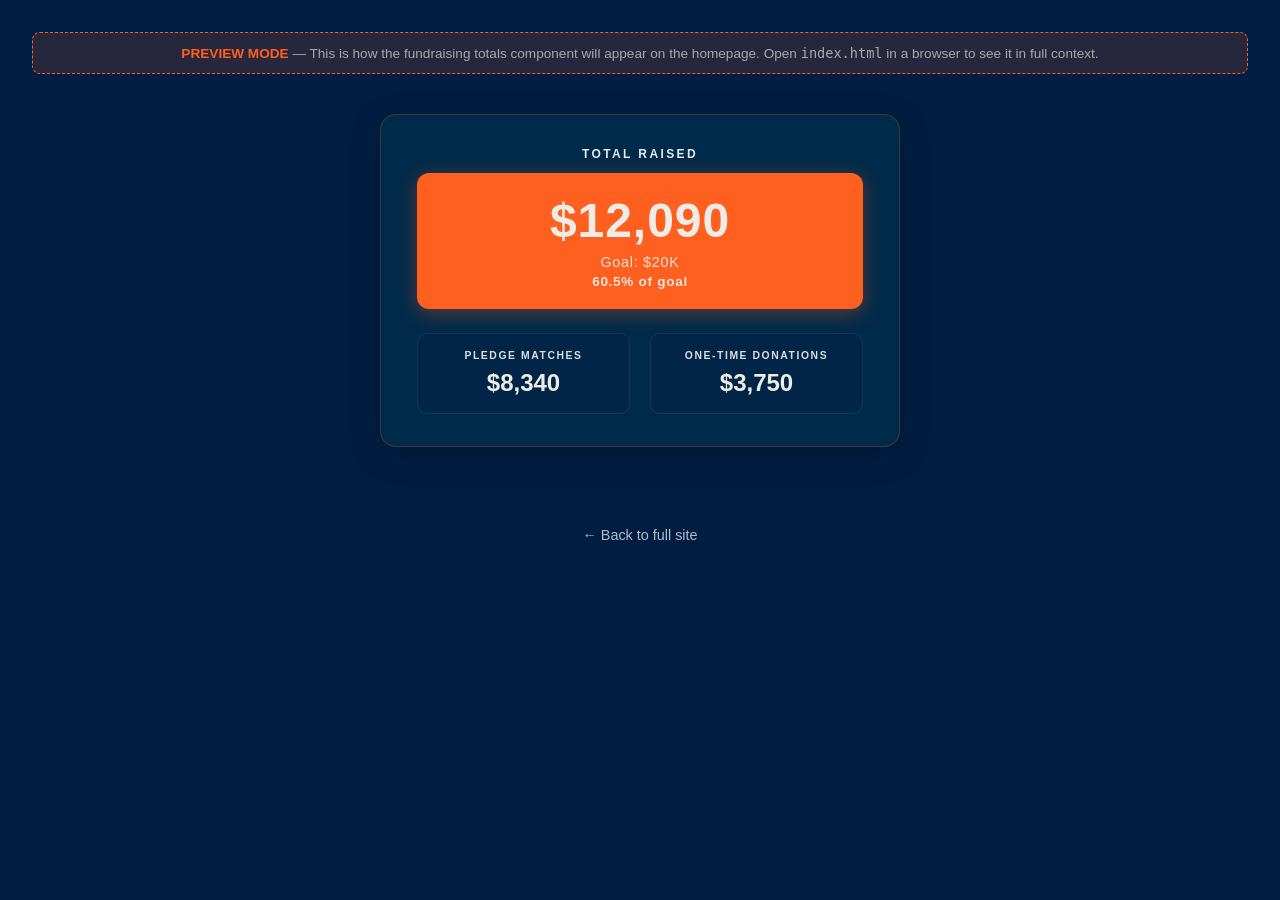
<file: preview-fundraising-totals.html>
<!DOCTYPE html>
<html lang="en">
<head>
    <meta charset="UTF-8">
    <meta name="viewport" content="width=device-width, initial-scale=1.0">
    <title>Preview: Fundraising Totals - Shake On</title>
    <style>
        * { margin: 0; padding: 0; box-sizing: border-box; }
        body {
            font-family: -apple-system, BlinkMacSystemFont, 'Segoe UI', Roboto, 'Helvetica Neue', Arial, sans-serif;
            background: #011E42;
            min-height: 100vh;
            padding: 2rem;
        }
        .preview-banner {
            text-align: center;
            color: rgba(255, 255, 255, 0.6);
            font-size: 0.85rem;
            margin-bottom: 2rem;
            padding: 0.75rem;
            background: rgba(255, 95, 31, 0.15);
            border: 1px dashed #FF5F1F;
            border-radius: 8px;
        }
        .preview-banner strong { color: #FF5F1F; }
        
        /* Fundraising Totals Component */
        .fundraising-totals {
            max-width: 520px;
            margin: 2.5rem auto 3rem;
            padding: 2rem 2.25rem;
            background: rgba(1, 185, 179, 0.08);
            border: 1px solid rgba(255, 95, 31, 0.25);
            border-radius: 16px;
            text-align: center;
            position: relative;
            z-index: 20;
            box-shadow: 0 8px 32px rgba(0, 0, 0, 0.2);
        }
        
        .fundraising-totals-label {
            font-size: 0.75rem;
            font-weight: 600;
            letter-spacing: 0.2em;
            text-transform: uppercase;
            color: rgba(255, 255, 255, 0.9);
            margin-bottom: 0.75rem;
        }
        
        .fundraising-total-box {
            background: #FF5F1F;
            border-radius: 12px;
            padding: 1.25rem 2rem;
            margin-bottom: 1.5rem;
            box-shadow: 0 4px 20px rgba(255, 95, 31, 0.35);
        }
        
        .fundraising-total-amount {
            font-size: clamp(2.25rem, 5vw, 3rem);
            font-weight: 700;
            color: #EDECE6;
            letter-spacing: 0.02em;
        }
        
        .fundraising-goal {
            font-size: 0.9rem;
            font-weight: 500;
            color: rgba(237, 236, 230, 0.9);
            margin-top: 0.35rem;
            letter-spacing: 0.05em;
        }
        
        .fundraising-percent {
            font-size: 0.85rem;
            font-weight: 600;
            color: rgba(237, 236, 230, 0.95);
            margin-top: 0.25rem;
            letter-spacing: 0.05em;
        }
        
        .fundraising-breakdown {
            display: grid;
            grid-template-columns: 1fr 1fr;
            gap: 1.25rem;
        }
        
        .fundraising-breakdown-item {
            padding: 1rem;
            background: rgba(1, 30, 66, 0.4);
            border-radius: 10px;
            border: 1px solid rgba(255, 255, 255, 0.08);
        }
        
        .fundraising-breakdown-label {
            display: block;
            font-size: 0.65rem;
            font-weight: 600;
            letter-spacing: 0.15em;
            text-transform: uppercase;
            color: rgba(255, 255, 255, 0.85);
            margin-bottom: 0.5rem;
        }
        
        .fundraising-breakdown-amount {
            font-size: clamp(1.25rem, 2.5vw, 1.5rem);
            font-weight: 700;
            color: #EDECE6;
        }
        
        @media (max-width: 480px) {
            .fundraising-totals {
                padding: 1.5rem 1.25rem;
                margin: 2rem auto 2.5rem;
            }
            .fundraising-breakdown {
                grid-template-columns: 1fr;
            }
        }
        
        .back-link {
            display: inline-block;
            margin-top: 2rem;
            color: rgba(255, 255, 255, 0.7);
            text-decoration: none;
            font-size: 0.9rem;
            transition: color 0.3s ease;
        }
        .back-link:hover { color: #FF5F1F; }
    </style>
</head>
<body>
    <div class="preview-banner">
        <strong>PREVIEW MODE</strong> — This is how the fundraising totals component will appear on the homepage. 
        Open <code>index.html</code> in a browser to see it in full context.
    </div>
    
    <div class="fundraising-totals">
        <div class="fundraising-totals-label">Total Raised</div>
        <div class="fundraising-total-box">
            <span class="fundraising-total-amount">$12,090</span>
            <div class="fundraising-goal">Goal: $20K</div>
            <div class="fundraising-percent">60.5% of goal</div>
        </div>
        <div class="fundraising-breakdown">
            <div class="fundraising-breakdown-item">
                <span class="fundraising-breakdown-label">Pledge Matches</span>
                <span class="fundraising-breakdown-amount">$8,340</span>
            </div>
            <div class="fundraising-breakdown-item">
                <span class="fundraising-breakdown-label">One-Time Donations</span>
                <span class="fundraising-breakdown-amount">$3,750</span>
            </div>
        </div>
    </div>
    
    <p style="text-align: center;">
        <a href="index.html" class="back-link">← Back to full site</a>
    </p>
</body>
</html>
</file>
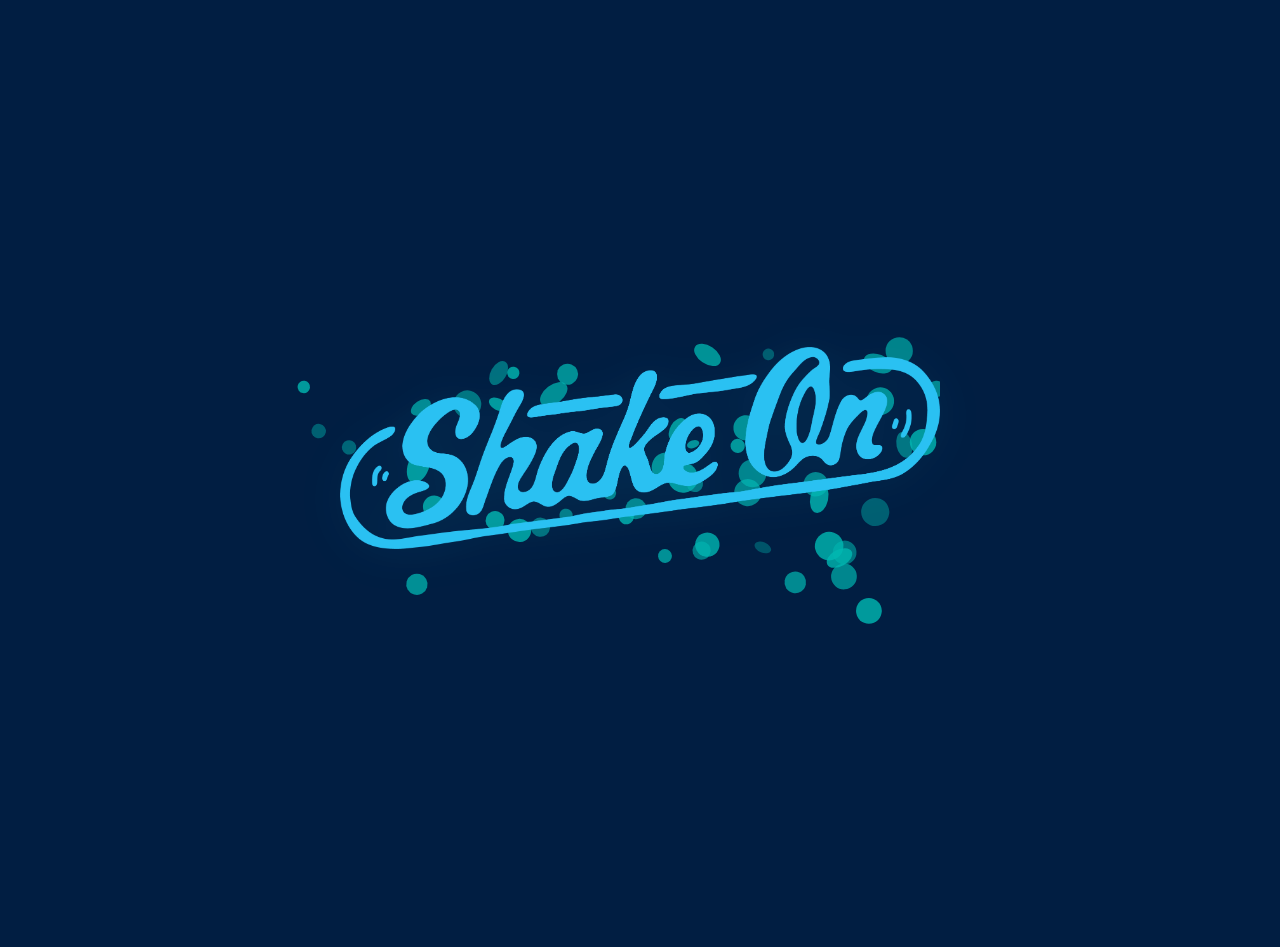
<file: shake-logo-interactive.html>
<!DOCTYPE html>
<html lang="en">
<head>
    <meta charset="UTF-8">
    <meta name="viewport" content="width=device-width, initial-scale=1.0">
    <title>Shake On - Interactive Logo</title>
    <style>
        * {
            margin: 0;
            padding: 0;
            box-sizing: border-box;
        }

        body {
            font-family: -apple-system, BlinkMacSystemFont, 'Segoe UI', Roboto, 'Helvetica Neue', Arial, sans-serif;
            background: #011E42;
            min-height: 100vh;
            display: flex;
            justify-content: center;
            align-items: center;
            overflow: hidden;
            position: relative;
        }

        .container {
            position: relative;
            display: flex;
            justify-content: center;
            align-items: center;
            width: 100%;
            height: 100vh;
        }

        /* Logo container with splatter area */
        .logo-wrapper {
            position: relative;
            display: inline-block;
            cursor: pointer;
            z-index: 10;
            padding: 200px; /* Extra space for splatters to be visible */
        }

        /* Splatter canvas overlay */
        .splatter-canvas {
            position: absolute;
            top: -200px;
            left: -200px;
            width: calc(100% + 400px);
            height: calc(100% + 400px);
            pointer-events: none;
            z-index: 1;
            /* Transparent - paint splatters will show on white body background */
        }

        /* Logo layers container */
        .logo-layers {
            position: relative;
            display: inline-block;
        }

        .logo-layer {
            position: absolute;
            top: 0;
            left: 0;
            width: 100%;
            height: 100%;
            opacity: 0;
            transition: opacity 0.3s ease;
            pointer-events: none;
        }

        .logo-layer.active {
            opacity: 1;
        }

        .logo-base {
            position: relative;
            width: 600px;
            height: auto;
            display: block;
            z-index: 2;
            filter: drop-shadow(0 4px 20px rgba(0, 0, 0, 0.1));
            transition: filter 0.3s ease;
        }

        .color-overlay {
            position: absolute;
            top: 0;
            left: 0;
            width: 100%;
            height: 100%;
            pointer-events: none;
            z-index: 1;
            opacity: 0;
            transition: opacity 0.4s ease;
            mix-blend-mode: multiply;
        }

        .color-overlay.active {
            opacity: 1;
        }

        /* Wet dog shake animation */
        @keyframes wet-dog-shake {
            0%, 100% { transform: translate(0, 0) rotate(0deg); }
            2% { transform: translate(-15px, -8px) rotate(-8deg); }
            4% { transform: translate(18px, 12px) rotate(10deg); }
            6% { transform: translate(-20px, -10px) rotate(-12deg); }
            8% { transform: translate(22px, 14px) rotate(14deg); }
            10% { transform: translate(-18px, -12px) rotate(-10deg); }
            12% { transform: translate(20px, 10px) rotate(12deg); }
            14% { transform: translate(-16px, -14px) rotate(-14deg); }
            16% { transform: translate(19px, 11px) rotate(11deg); }
            18% { transform: translate(-17px, -9px) rotate(-9deg); }
            20% { transform: translate(15px, 13px) rotate(9deg); }
            22% { transform: translate(-12px, -8px) rotate(-7deg); }
            24% { transform: translate(10px, 6px) rotate(5deg); }
            26% { transform: translate(-8px, -4px) rotate(-3deg); }
            28% { transform: translate(6px, 3px) rotate(2deg); }
            30% { transform: translate(-4px, -2px) rotate(-1deg); }
            32% { transform: translate(2px, 1px) rotate(0.5deg); }
            34%, 100% { transform: translate(0, 0) rotate(0deg); }
        }

        .logo-base.shaking {
            animation: wet-dog-shake 2s ease-out;
        }

        /* Splatter particles */
        .splatter-particle {
            position: absolute;
            border-radius: 50%;
            pointer-events: none;
            opacity: 0;
        }

        @keyframes splatter-fly {
            0% {
                opacity: 1;
                transform: scale(0) translate(0, 0);
            }
            10% {
                opacity: 0.9;
            }
            100% {
                opacity: 0;
                transform: scale(1.5) translate(var(--tx), var(--ty));
            }
        }

        .splatter-particle {
            animation: splatter-fly 1.5s ease-out forwards;
        }

        /* Color reveal stages */
        .color-stage {
            position: absolute;
            top: 0;
            left: 0;
            width: 100%;
            height: 100%;
            opacity: 0;
            transition: opacity 0.4s ease;
            pointer-events: none;
        }

        .color-stage.revealed {
            opacity: 1;
        }

        /* Responsive */
        @media (max-width: 768px) {
            .logo-base {
                width: 400px;
            }
        }

        @media (max-width: 480px) {
            .logo-base {
                width: 300px;
            }
        }
    </style>
</head>
<body>
    <div class="container">
        <div class="logo-wrapper" id="logoWrapper">
            <canvas class="splatter-canvas" id="splatterCanvas"></canvas>
            <div class="logo-layers">
                <div class="color-overlay" id="colorOverlay"></div>
                <img src="SO-BLK_1@3x-8.png" alt="Shake On Logo" class="logo-base" id="logoBase">
            </div>
        </div>
    </div>

    <script>
        // Color palette in reveal order (matching ShakeOn brand colors)
        const colors = [
            { name: 'black', hex: '#000000' },
            { name: 'grey', hex: '#71777B' },
            { name: 'turquoise', hex: '#01B9B3' },
            { name: 'white', hex: '#FFFFFF' },
            { name: 'orange', hex: '#FF5F1F' },
            { name: 'navy', hex: '#011E42' }
        ];

        const logoWrapper = document.getElementById('logoWrapper');
        const logoBase = document.getElementById('logoBase');
        const splatterCanvas = document.getElementById('splatterCanvas');
        const ctx = splatterCanvas.getContext('2d');

        let currentColorIndex = 0;
        let isShaking = false;
        let animationId = null;

        // Set canvas size with extra padding for splatters
        function resizeCanvas() {
            const logoRect = logoBase.getBoundingClientRect();
            const padding = 400; // Extra space for splatters
            const canvasSize = Math.max(logoRect.width, logoRect.height) + padding;
            
            // Handle high DPI displays
            const dpr = window.devicePixelRatio || 1;
            splatterCanvas.width = canvasSize * dpr;
            splatterCanvas.height = canvasSize * dpr;
            splatterCanvas.style.width = canvasSize + 'px';
            splatterCanvas.style.height = canvasSize + 'px';
            
            // Reset transform and scale context for high DPI
            ctx.setTransform(1, 0, 0, 1, 0, 0);
            ctx.scale(dpr, dpr);
        }

        resizeCanvas();
        window.addEventListener('resize', resizeCanvas);

        // Create splatter particles with varied patterns based on color stage
        function createSplatterParticle(x, y, color, colorIndex, stage) {
            // Different patterns for each color stage
            let angle, speed, size, spread;
            
            if (colorIndex === 1) { // Grey - sparse, subtle
                angle = Math.random() * Math.PI * 2;
                speed = Math.random() * 15 + 8;
                size = Math.random() * 8 + 4;
                spread = 0.6; // Tighter spread
            } else if (colorIndex === 2) { // Turquoise - moderate, directional
                angle = (Math.random() - 0.5) * Math.PI * 1.5 + Math.PI / 2; // More downward
                speed = Math.random() * 18 + 10;
                size = Math.random() * 12 + 6;
                spread = 0.8;
            } else if (colorIndex === 3) { // White - scattered, varied sizes
                angle = Math.random() * Math.PI * 2;
                speed = Math.random() * 22 + 12;
                size = Math.random() * 20 + 5; // More size variation
                spread = 1.0;
            } else if (colorIndex === 4) { // Orange - dense, energetic
                angle = Math.random() * Math.PI * 2;
                speed = Math.random() * 25 + 15;
                size = Math.random() * 18 + 8;
                spread = 1.2; // Wider spread
            } else { // Navy - very dense, chaotic
                angle = Math.random() * Math.PI * 2;
                speed = Math.random() * 30 + 18;
                size = Math.random() * 25 + 10; // Largest sizes
                spread = 1.5; // Widest spread
            }
            
            // Add randomness to angle
            angle += (Math.random() - 0.5) * 0.5;
            
            return {
                x: x + (Math.random() - 0.5) * spread * 20,
                y: y + (Math.random() - 0.5) * spread * 20,
                color: color,
                size: size,
                vx: Math.cos(angle) * speed,
                vy: Math.sin(angle) * speed,
                life: 1.0,
                decay: Math.random() * 0.04 + 0.02,
                rotation: Math.random() * Math.PI * 2,
                rotationSpeed: (Math.random() - 0.5) * 0.8,
                shape: Math.random(),
                painted: false,
                colorIndex: colorIndex,
                splatterType: Math.random() // For different splatter styles
            };
        }

        const particles = [];

        const colorOverlay = document.getElementById('colorOverlay');

        // Color filter mappings for accurate colorization
        const colorFilters = {
            0: { src: 'SO-BLK_1@3x-8.png', filter: 'drop-shadow(0 4px 20px rgba(0, 0, 0, 0.1))' }, // Black
            1: { src: 'SO-WHT_1@3x-8.png', filter: 'drop-shadow(0 4px 20px rgba(0, 0, 0, 0.1)) brightness(0) saturate(100%) invert(55%) sepia(0%) saturate(0%) hue-rotate(0deg) brightness(90%)' }, // Grey #71777B
            2: { src: 'SO-WHT_1@3x-8.png', filter: 'drop-shadow(0 4px 20px rgba(0, 0, 0, 0.1)) brightness(0) saturate(100%) invert(70%) sepia(100%) saturate(2000%) hue-rotate(160deg) brightness(95%)' }, // Turquoise #01B9B3
            3: { src: 'SO-WHT_1@3x-8.png', filter: 'drop-shadow(0 4px 20px rgba(0, 0, 0, 0.1))' }, // White
            4: { src: 'SO-WHT_1@3x-8.png', filter: 'drop-shadow(0 4px 20px rgba(0, 0, 0, 0.1)) brightness(0) saturate(100%) invert(50%) sepia(100%) saturate(5000%) hue-rotate(0deg) brightness(110%)' }, // Orange #FF5F1F
            5: { src: 'SO-WHT_1@3x-8.png', filter: 'drop-shadow(0 4px 20px rgba(0, 0, 0, 0.1)) brightness(0) saturate(100%) invert(8%) sepia(100%) saturate(5000%) hue-rotate(200deg) brightness(30%)' } // Navy #011E42
        };

        // Apply logo color
        function applyLogoColor(colorIndex) {
            const filterConfig = colorFilters[colorIndex];
            logoBase.src = filterConfig.src;
            logoBase.style.filter = filterConfig.filter;
            
            // Hide overlay for all cases (using filters instead)
            colorOverlay.classList.remove('active');
        }

        // Create paint splatter effect
        function createPaintSplatter() {
            if (isShaking) return;
            
            isShaking = true;
            currentColorIndex = 0;
            applyLogoColor(0);
            logoBase.classList.add('shaking');
            
            // Clear canvas at start of new animation
            const dpr = window.devicePixelRatio || 1;
            ctx.clearRect(0, 0, splatterCanvas.width / dpr, splatterCanvas.height / dpr);
            particles.length = 0;
            
            // Get logo position relative to canvas
            // Canvas is positioned at -200px, -200px relative to wrapper
            // Logo is centered in wrapper with 200px padding
            const logoRect = logoBase.getBoundingClientRect();
            const wrapperRect = logoWrapper.getBoundingClientRect();
            // Calculate center relative to canvas (which starts at -200px, -200px)
            const logoCenterX = (logoRect.left - wrapperRect.left) + 200 + logoRect.width / 2;
            const logoCenterY = (logoRect.top - wrapperRect.top) + 200 + logoRect.height / 2;
            const logoWidth = logoRect.width;
            const logoHeight = logoRect.height;

            // Create color reveal sequence with increasing intensity and bursts
            const colorSequence = [
                { index: 1, count: 25, delay: 0, bursts: 1 },      // Grey - sparse
                { index: 2, count: 50, delay: 400, bursts: 2 },   // Turquoise - moderate, 2 bursts
                { index: 3, count: 80, delay: 900, bursts: 2 },   // White - more, 2 bursts
                { index: 4, count: 120, delay: 1400, bursts: 3 }, // Orange - dense, 3 bursts
                { index: 5, count: 200, delay: 2000, bursts: 4 }   // Navy - very dense, 4 bursts
            ];

            colorSequence.forEach((stage) => {
                // Create multiple bursts for each color stage
                for (let burst = 0; burst < stage.bursts; burst++) {
                    setTimeout(() => {
                        const color = colors[stage.index];
                        if (burst === 0) {
                            currentColorIndex = stage.index;
                            applyLogoColor(stage.index);
                        }
                        
                        // Particles per burst
                        const particlesPerBurst = Math.floor(stage.count / stage.bursts);
                        
                        // Create splatter particles with increasing density
                        for (let i = 0; i < particlesPerBurst; i++) {
                            // Vary starting positions - more spread for later stages
                            const spreadFactor = 0.6 + (stage.index - 1) * 0.2;
                            const startX = logoCenterX + (Math.random() - 0.5) * logoWidth * spreadFactor;
                            const startY = logoCenterY + (Math.random() - 0.5) * logoHeight * spreadFactor;
                            
                            particles.push(createSplatterParticle(startX, startY, color, stage.index, stage));
                        }
                    }, stage.delay + (burst * 150)); // Stagger bursts
                }
            });

            // Reset after animation completes (keep splatters visible)
            const finalDelay = colorSequence[colorSequence.length - 1].delay + 
                              (colorSequence[colorSequence.length - 1].bursts * 150) + 2000;
            setTimeout(() => {
                logoBase.classList.remove('shaking');
                isShaking = false;
                // Splatters stay visible - they accumulate beautifully!
            }, finalDelay);
        }

        // Paint a splatter mark onto the canvas (permanent) with varied styles
        function paintSplatterMark(x, y, size, color, rotation, shape, colorIndex, splatterType) {
            ctx.save();
            ctx.globalAlpha = 1.0;
            ctx.fillStyle = color.hex;
            ctx.translate(x, y);
            ctx.rotate(rotation);
            
            // Different splatter styles based on type and color
            const style = splatterType;
            let dropletCount, dropletSpread;
            
            if (colorIndex === 1) { // Grey - minimal droplets
                dropletCount = 1 + Math.floor(Math.random() * 2);
                dropletSpread = 0.3;
            } else if (colorIndex === 2) { // Turquoise - moderate
                dropletCount = 2 + Math.floor(Math.random() * 3);
                dropletSpread = 0.5;
            } else if (colorIndex === 3) { // White - varied
                dropletCount = 3 + Math.floor(Math.random() * 4);
                dropletSpread = 0.7;
            } else if (colorIndex === 4) { // Orange - dense
                dropletCount = 4 + Math.floor(Math.random() * 5);
                dropletSpread = 0.9;
            } else { // Navy - very dense
                dropletCount = 5 + Math.floor(Math.random() * 7);
                dropletSpread = 1.2;
            }
            
            // Draw main splatter shape with more variation - more organic for later stages
            ctx.beginPath();
            if (colorIndex <= 2 && style < 0.3) {
                // Early stages - simpler shapes
                ctx.ellipse(0, 0, size, size * 0.5, rotation, 0, Math.PI * 2);
            } else if (style < 0.15) {
                // Long elliptical splatter
                ctx.ellipse(0, 0, size, size * 0.35, rotation, 0, Math.PI * 2);
            } else if (style < 0.3) {
                // Wide elliptical
                ctx.ellipse(0, 0, size * 0.65, size, rotation, 0, Math.PI * 2);
            } else if (style < 0.45) {
                // Teardrop
                ctx.arc(0, 0, size * 0.75, 0, Math.PI * 2);
                ctx.lineTo(size * 0.5, size * 1.3);
            } else if (style < 0.6) {
                // Star-like splatter (more points for later stages)
                const points = colorIndex >= 4 ? 6 : 5;
                for (let i = 0; i < points; i++) {
                    const angle = (i / points) * Math.PI * 2 + rotation;
                    const px = Math.cos(angle) * size;
                    const py = Math.sin(angle) * size;
                    if (i === 0) ctx.moveTo(px, py);
                    else ctx.lineTo(px, py);
                }
                ctx.closePath();
            } else if (style < 0.75) {
                // Irregular blob with multiple lobes
                ctx.arc(0, 0, size * 0.85, 0, Math.PI * 2);
                // Add extra lobes (more for later stages)
                const lobeCount = colorIndex >= 4 ? 4 : 3;
                for (let i = 0; i < lobeCount; i++) {
                    const lobeAngle = (i / lobeCount) * Math.PI * 2 + rotation;
                    const lobeX = Math.cos(lobeAngle) * size * 0.55;
                    const lobeY = Math.sin(lobeAngle) * size * 0.55;
                    ctx.arc(lobeX, lobeY, size * 0.35, 0, Math.PI * 2);
                }
            } else if (style < 0.9) {
                // Organic irregular shape
                const points = 8;
                for (let i = 0; i < points; i++) {
                    const angle = (i / points) * Math.PI * 2 + rotation;
                    const radius = size * (0.7 + Math.random() * 0.3);
                    const px = Math.cos(angle) * radius;
                    const py = Math.sin(angle) * radius;
                    if (i === 0) ctx.moveTo(px, py);
                    else ctx.lineTo(px, py);
                }
                ctx.closePath();
            } else {
                // Simple circle (less common in later stages)
                ctx.arc(0, 0, size, 0, Math.PI * 2);
            }
            ctx.fill();
            
            // Add smaller splatter droplets around main particle
            for (let j = 0; j < dropletCount; j++) {
                const offsetAngle = Math.random() * Math.PI * 2;
                const offsetDist = size * (0.3 + Math.random() * dropletSpread);
                const offsetX = Math.cos(offsetAngle) * offsetDist;
                const offsetY = Math.sin(offsetAngle) * offsetDist;
                const dropletSize = size * (0.1 + Math.random() * 0.4);
                
                ctx.beginPath();
                ctx.arc(offsetX, offsetY, dropletSize, 0, Math.PI * 2);
                ctx.fill();
                
                // Add even smaller micro-droplets for later stages
                if (colorIndex >= 3 && Math.random() > 0.7) {
                    const microAngle = Math.random() * Math.PI * 2;
                    const microDist = dropletSize * 1.5;
                    const microX = offsetX + Math.cos(microAngle) * microDist;
                    const microY = offsetY + Math.sin(microAngle) * microDist;
                    ctx.beginPath();
                    ctx.arc(microX, microY, dropletSize * 0.3, 0, Math.PI * 2);
                    ctx.fill();
                }
            }
            
            ctx.restore();
        }

        // Animate particles - they paint and stick, don't fall
        function animateParticles() {
            const dpr = window.devicePixelRatio || 1;
            // Don't clear the canvas - let paint marks accumulate!

            for (let i = particles.length - 1; i >= 0; i--) {
                const p = particles[i];
                
                // Update position (no gravity - splatters fly outward)
                p.x += p.vx;
                p.y += p.vy;
                p.vx *= 0.88; // Friction slows them down
                p.vy *= 0.88;
                p.rotation += p.rotationSpeed;
                
                // Paint the particle onto canvas when it slows down enough or life is low
                if (!p.painted && (p.life < 0.4 || Math.abs(p.vx) < 1 && Math.abs(p.vy) < 1)) {
                    paintSplatterMark(p.x, p.y, p.size, p.color, p.rotation, p.shape, p.colorIndex, p.splatterType);
                    p.painted = true;
                }
                
                // Update life
                p.life -= p.decay;
                
                // Draw moving particle (fading trail)
                if (!p.painted && p.life > 0) {
                    ctx.save();
                    ctx.globalAlpha = Math.min(p.life, 0.8);
                    ctx.fillStyle = p.color.hex;
                    ctx.translate(p.x, p.y);
                    ctx.rotate(p.rotation);
                    
                    const size = p.size;
                    ctx.beginPath();
                    if (p.shape < 0.3) {
                        ctx.ellipse(0, 0, size, size * 0.6, p.rotation, 0, Math.PI * 2);
                    } else if (p.shape < 0.6) {
                        ctx.arc(0, 0, size * 0.8, 0, Math.PI * 2);
                    } else {
                        ctx.arc(0, 0, size * 0.9, 0, Math.PI * 2);
                    }
                    ctx.fill();
                    ctx.restore();
                }
                
                // Remove particle after it's painted and faded
                if (p.life <= 0) {
                    particles.splice(i, 1);
                }
            }

            if (particles.length > 0 || isShaking) {
                animationId = requestAnimationFrame(animateParticles);
            }
        }

        // Initialize with black logo
        applyLogoColor(0);
        
        // Start animation loop
        animateParticles();

        // Auto-start animation after page loads
        window.addEventListener('load', () => {
            // Wait a moment for everything to render, then start animation
            setTimeout(() => {
                createPaintSplatter();
                if (!animationId) {
                    animateParticles();
                }
            }, 500);
        });

        // Also start immediately if already loaded
        if (document.readyState === 'complete') {
            setTimeout(() => {
                createPaintSplatter();
                if (!animationId) {
                    animateParticles();
                }
            }, 500);
        }
    </script>
</body>
</html>
</file>
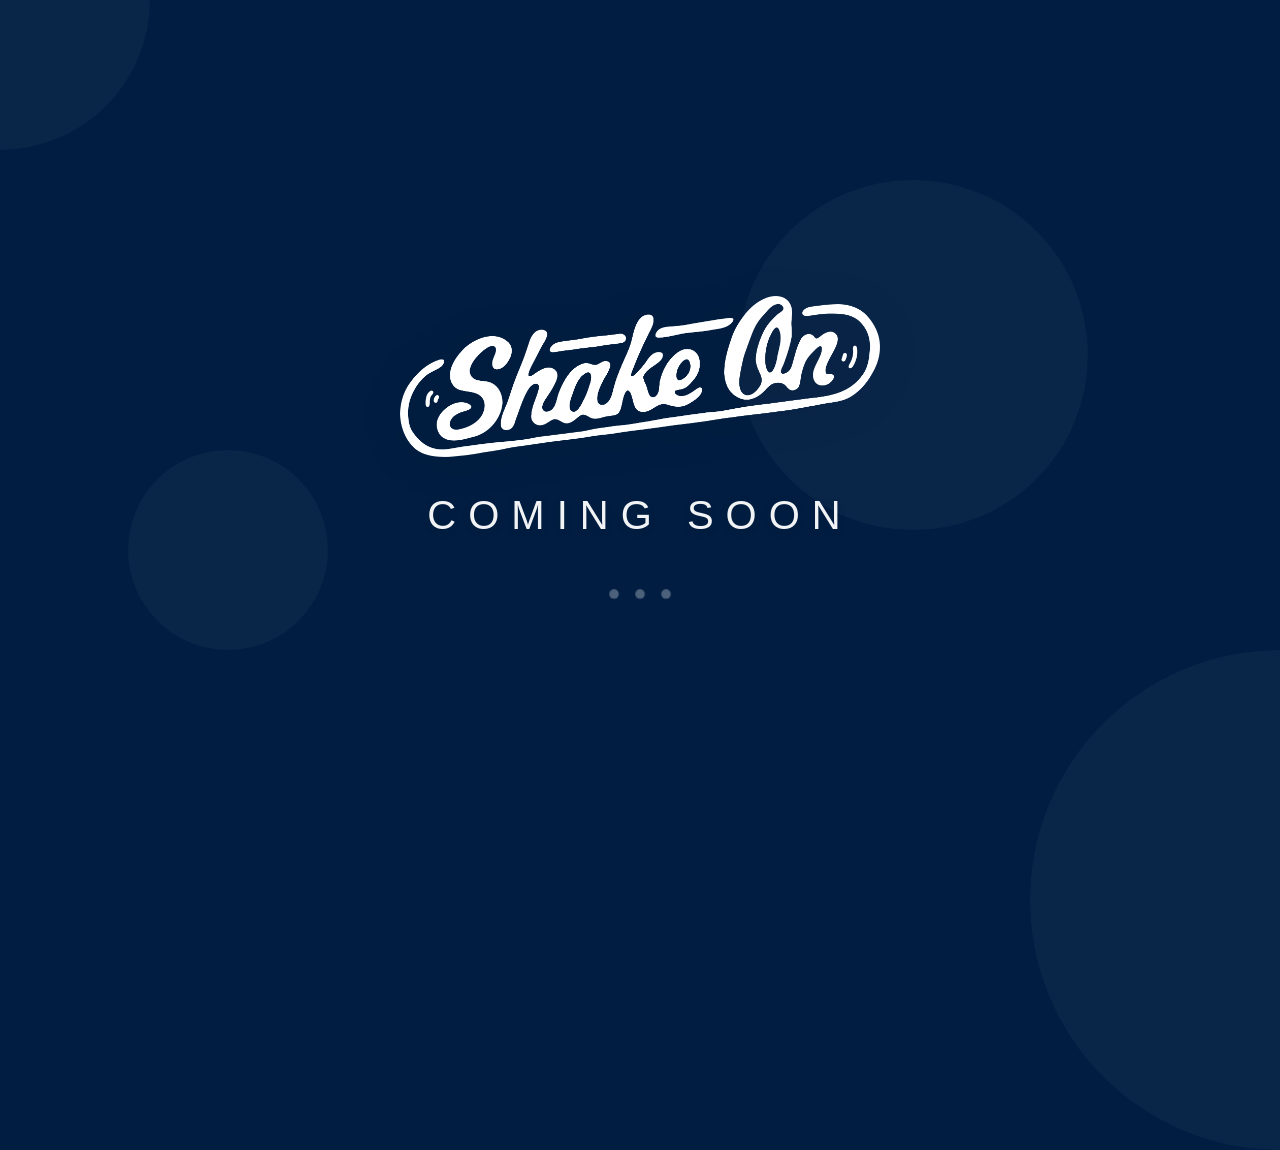
<file: shake-on-coming-soon.html>
<!DOCTYPE html>
<html lang="en">
<head>
    <meta charset="UTF-8">
    <meta name="viewport" content="width=device-width, initial-scale=1.0">
    <title>Shake On - Coming Soon</title>
    <style>
        * {
            margin: 0;
            padding: 0;
            box-sizing: border-box;
        }

        body {
            font-family: -apple-system, BlinkMacSystemFont, 'Segoe UI', Roboto, 'Helvetica Neue', Arial, sans-serif;
            background: #011E42;
            min-height: 100vh;
            display: flex;
            flex-direction: column;
            justify-content: center;
            align-items: center;
            overflow: hidden;
            position: relative;
        }

        /* Animated background circles */
        .bg-circle {
            position: absolute;
            border-radius: 50%;
            background: rgba(255, 255, 255, 0.03);
            animation: float 20s infinite ease-in-out;
        }

        .circle1 {
            width: 300px;
            height: 300px;
            top: -150px;
            left: -150px;
            animation-delay: 0s;
        }

        .circle2 {
            width: 500px;
            height: 500px;
            bottom: -250px;
            right: -250px;
            animation-delay: 5s;
        }

        .circle3 {
            width: 200px;
            height: 200px;
            top: 50%;
            left: 10%;
            animation-delay: 10s;
        }

        .circle4 {
            width: 350px;
            height: 350px;
            top: 20%;
            right: 15%;
            animation-delay: 15s;
        }

        @keyframes float {
            0%, 100% {
                transform: translate(0, 0) scale(1);
            }
            25% {
                transform: translate(30px, -30px) scale(1.05);
            }
            50% {
                transform: translate(-20px, 20px) scale(0.95);
            }
            75% {
                transform: translate(20px, 30px) scale(1.02);
            }
        }

        .container {
            text-align: center;
            z-index: 10;
            padding: 2rem;
            animation: fadeInUp 1s ease-out;
        }

        @keyframes fadeInUp {
            from {
                opacity: 0;
                transform: translateY(30px);
            }
            to {
                opacity: 1;
                transform: translateY(0);
            }
        }

        .logo {
            max-width: 80%;
            width: 600px;
            height: auto;
            margin-bottom: 2rem;
            position: relative;
            display: inline-block;
            animation: subtle-shake 3s infinite ease-in-out;
            filter: drop-shadow(0 4px 20px rgba(0, 0, 0, 0.1));
        }

        @keyframes subtle-shake {
            0%, 100% {
                transform: translateX(0);
            }
            10% {
                transform: translateX(-2px);
            }
            20% {
                transform: translateX(2px);
            }
            30% {
                transform: translateX(-2px);
            }
            40% {
                transform: translateX(2px);
            }
            50% {
                transform: translateX(0);
            }
        }

        .coming-soon {
            font-size: clamp(1.5rem, 4vw, 2.5rem);
            color: rgba(255, 255, 255, 0.95);
            font-weight: 300;
            letter-spacing: 0.3em;
            text-transform: uppercase;
            animation: pulse 2s infinite;
            text-shadow: 0 2px 10px rgba(0, 0, 0, 0.1);
        }

        @keyframes pulse {
            0%, 100% {
                opacity: 0.9;
            }
            50% {
                opacity: 1;
            }
        }

        /* Loading dots animation */
        .dots {
            display: inline-block;
            margin-top: 3rem;
        }

        .dot {
            display: inline-block;
            width: 12px;
            height: 12px;
            border-radius: 50%;
            background-color: rgba(255, 255, 255, 0.6);
            margin: 0 5px;
            animation: dot-bounce 1.4s infinite ease-in-out both;
        }

        .dot:nth-child(1) {
            animation-delay: -0.32s;
        }

        .dot:nth-child(2) {
            animation-delay: -0.16s;
        }

        @keyframes dot-bounce {
            0%, 80%, 100% {
                transform: scale(0.8);
                opacity: 0.5;
            }
            40% {
                transform: scale(1.2);
                opacity: 1;
            }
        }

        /* Mobile responsiveness */
        @media (max-width: 768px) {
            .logo {
                max-width: 90%;
                width: 400px;
            }
            
            .coming-soon {
                font-size: 1.2rem;
                letter-spacing: 0.2em;
            }
        }

        /* Hover effect for logo */
        .logo:hover {
            animation-play-state: paused;
            transform: scale(1.05);
            transition: transform 0.3s ease;
            cursor: default;
        }

    </style>
</head>
<body>
    <!-- Animated background circles -->
    <div class="bg-circle circle1"></div>
    <div class="bg-circle circle2"></div>
    <div class="bg-circle circle3"></div>
    <div class="bg-circle circle4"></div>

    <!-- Main content -->
    <div class="container">
        <img src="SO-WHT_1@3x-8.png" alt="Shake On" class="logo">
        <p class="coming-soon">Coming Soon</p>
        <div class="dots">
            <span class="dot"></span>
            <span class="dot"></span>
            <span class="dot"></span>
        </div>
    </div>

    <script>
        // Add subtle random movement to background circles
        document.addEventListener('DOMContentLoaded', function() {
            const circles = document.querySelectorAll('.bg-circle');
            
            circles.forEach((circle, index) => {
                setInterval(() => {
                    const randomX = Math.random() * 40 - 20;
                    const randomY = Math.random() * 40 - 20;
                    circle.style.transform = `translate(${randomX}px, ${randomY}px)`;
                }, 3000 + (index * 500));
            });
        });

        // Optional: Add a subtle parallax effect on mouse move
        document.addEventListener('mousemove', (e) => {
            const mouseX = e.clientX / window.innerWidth - 0.5;
            const mouseY = e.clientY / window.innerHeight - 0.5;
            
            const circles = document.querySelectorAll('.bg-circle');
            circles.forEach((circle, index) => {
                const speed = (index + 1) * 20;
                const x = mouseX * speed;
                const y = mouseY * speed;
                circle.style.transform = `translate(${x}px, ${y}px)`;
            });
        });
    </script>
</body>
</html>
</file>
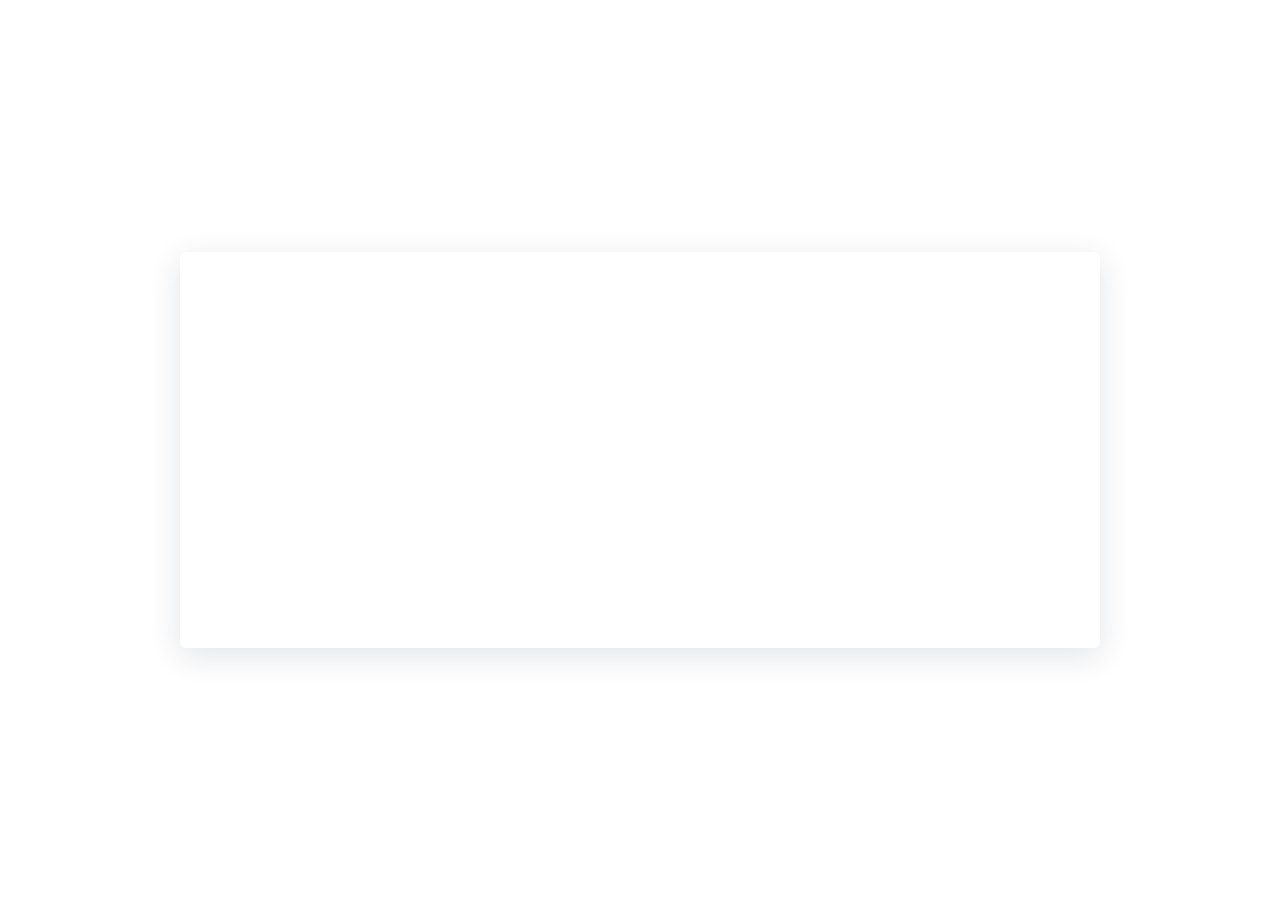
<file: shake-on-overflow-hero.html>
<!DOCTYPE html>
<html lang="en">
<head>
  <meta charset="UTF-8">
  <meta name="viewport" content="width=device-width, initial-scale=1.0">
  <title>Shake On Overflow — Hero V2</title>
  <link rel="preconnect" href="https://fonts.googleapis.com">
  <link rel="preconnect" href="https://fonts.gstatic.com" crossorigin>
  <!-- Preload headline font so intro + milestones never mix with a fallback stack -->
  <link rel="stylesheet" href="https://fonts.googleapis.com/css2?family=Bebas+Neue&display=block" id="sohero-bebas-neue-font">
  <link rel="stylesheet" href="components/shake-on-overflow-hero.css">
  <style>
    /* Demo page only — not part of the embeddable hero */
    :root { background: #fff; }
    body {
      margin: 0;
      min-height: 100vh;
      display: flex;
      flex-direction: column;
      align-items: stretch;
      justify-content: center;
      font-family: system-ui, sans-serif;
    }
    #mount {
      width: 100%;
      max-width: 1280px;
      margin: 0 auto;
    }
    #preview-help {
      max-width: 40rem;
      margin: 0 auto 1.25rem;
      padding: 1rem 1.25rem;
      background: #f5f2ec;
      border: 1px solid rgba(1, 30, 66, 0.12);
      border-radius: 8px;
      color: #011e42;
      font-size: 0.95rem;
      line-height: 1.5;
    }
    #preview-help code {
      font-size: 0.88em;
      background: rgba(255, 255, 255, 0.7);
      padding: 0.1em 0.35em;
      border-radius: 4px;
    }
    #preview-help pre {
      margin: 0.75rem 0;
      padding: 0.75rem 1rem;
      background: #fff;
      border-radius: 6px;
      overflow-x: auto;
      font-size: 0.85rem;
    }
  </style>
</head>
<body>
  <aside id="preview-help" aria-live="polite">
    <strong>Why the page looks empty</strong><br>
    This demo loads <code>ShakeOnOverflowHero.js</code> as an <strong>ES module</strong>. Browsers block that when you open the file directly (<code>file://</code>).
    <p><strong>Fix:</strong> run a tiny local server from this project folder, then open the link below.</p>
    <pre>chmod +x preview-hero.sh
./preview-hero.sh</pre>
    <p>Or: <code>python3 -m http.server 8765</code></p>
    <p>Then open <a href="http://127.0.0.1:8765/shake-on-overflow-hero.html">http://127.0.0.1:8765/shake-on-overflow-hero.html</a> (port must match).</p>
    <p>In VS Code / Cursor you can also use <strong>“Live Preview”</strong> or the Live Server extension on this HTML file.</p>
  </aside>
  <div id="mount"></div>
  <script type="module">
    import { mountShakeOnOverflowHero, DEFAULTS } from "./components/ShakeOnOverflowHero.js";

    const help = document.getElementById("preview-help");
    const mountEl = document.getElementById("mount");
    if (!mountEl) throw new Error("Missing #mount");

    /**
     * Logo path: same directory as this HTML → repo root PNG.
     * If you move the asset (e.g. to /assets/SO-WHT_1@3x-8.png on the live site), set logoSrc here.
     */
    mountShakeOnOverflowHero(mountEl, {
      logoSrc: "SO-WHT_1@3x-8.png",
      introBannerSrc: "assets/ally-pledge-intro-banner.png",
      backgroundMode: "white",
      loadBebasFont: false,
      durationSec: DEFAULTS.durationSec,
      // backgroundMode: "transparent",
      // backgroundMode: "navy",
    });
    help?.remove();
  </script>
</body>
</html>
</file>
<file: components/shake-on-overflow-hero.css>
/**
 * Shake On Overflow — hero animation styles
 *
 * CONFIG (prefer editing ShakeOnOverflowHero.js DEFAULTS or data-* on mount root):
 * - Brand colors: CSS variables on .sohero (see ShakeOnOverflowHero.js)
 * - Animation duration: --sohero-duration (seconds)
 * - Background mode: .sohero[data-sohero-bg="white|transparent|navy"]
 * - Headline font: Bebas Neue (inject via JS loadBebasFont or link in host page — see ShakeOnOverflowHero.js)
 */

.sohero {
  /* ─── Brand palette (change here or override on host) ─── */
  --sohero-navy: #011e42;
  --sohero-orange: #ff5f1f;
  --sohero-teal: #01b9b3;
  --sohero-white: #ffffff;
  --sohero-rim: #f5f2ec;

  /* ─── Timing: fallback; mount() sets --sohero-duration from DEFAULTS.durationSec ─── */
  /* 27s = 4s intro banner + 23s main (15s base + 6×1s milestone + 2s confetti hold) */
  --sohero-duration: 27s;

  --sohero-surface: var(--sohero-white);
  --sohero-ink: var(--sohero-navy);
  --sohero-check: var(--sohero-teal);

  position: relative;
  width: 100%;
  max-width: 1200px;
  margin-inline: auto;
  padding: clamp(1.25rem, 4vw, 2.5rem);
  box-sizing: border-box;
  background: var(--sohero-surface);
  min-height: clamp(280px, 52vw, 480px);
  border-radius: 0;
}

/* Opening pledge banner — first segment of loop; fades before logo story */
.sohero__intro {
  position: absolute;
  inset: 0;
  z-index: 8;
  display: grid;
  place-items: center;
  padding: clamp(0.5rem, 2vw, 1.25rem);
  box-sizing: border-box;
  background: var(--sohero-surface);
  animation-name: sohero-intro-fade;
  animation-duration: var(--sohero-duration);
  animation-timing-function: ease-in-out;
  animation-iteration-count: infinite;
  pointer-events: none;
}

.sohero__intro-img {
  display: block;
  width: 100%;
  max-width: min(100%, 920px);
  height: auto;
  max-height: min(72vh, 520px);
  object-fit: contain;
  border-radius: 6px;
  box-shadow: 0 8px 32px rgba(1, 30, 66, 0.12);
}

@keyframes sohero-intro-fade {
  0%,
  14.814814% {
    opacity: 1;
    visibility: visible;
  }
  16.2%,
  100% {
    opacity: 0;
    visibility: hidden;
  }
}

.sohero[data-sohero-bg="transparent"] {
  --sohero-surface: transparent;
}

.sohero[data-sohero-bg="navy"] {
  --sohero-surface: var(--sohero-navy);
  /* Navy background: keep caption readable */
  --sohero-ink: var(--sohero-white);
}

/* Headline always above logo, same width band as the mark */
.sohero__layout {
  position: relative;
  display: flex;
  flex-direction: column;
  align-items: center;
  gap: clamp(0.35rem, 1.2vw, 0.75rem);
  width: 100%;
  min-height: clamp(240px, 48vw, 420px);
}

/* Fixed “slot” so every milestone line occupies the same vertical band */
.sohero__caption {
  position: relative;
  isolation: isolate;
  flex: 0 0 auto;
  width: 100%;
  max-width: min(100%, 760px);
  margin-inline: auto;
  /* Fixed envelope — wide enough for “$40K 2X Goal HIT!” + “$50K 2.5X Goal HIT!” + checks */
  height: clamp(4rem, 12vw, 6.75rem);
  font-family: "Bebas Neue", "Arial Narrow", system-ui, sans-serif;
  font-weight: 400;
  line-height: 1;
  letter-spacing: 0.02em;
  color: var(--sohero-ink);
  text-align: left;
  /* Covers subpixel gaps during crossfades; matches hero background (incl. transparent/navy modes). */
  background: var(--sohero-surface);
}

/* All lines stacked in the same box; only opacity changes */
.sohero__line {
  position: absolute;
  inset: 0;
  margin: 0;
  padding: 0;
  opacity: 0;
  white-space: nowrap;
  display: flex;
  flex-direction: row;
  align-items: center;
  justify-content: flex-start;
  gap: 0.12em;
  font-size: clamp(2rem, 6.5vw, 4rem);
  filter: drop-shadow(0 1px 2px rgba(1, 30, 66, 0.1)) drop-shadow(0 2px 10px rgba(1, 30, 66, 0.06));
  animation-duration: var(--sohero-duration);
  animation-timing-function: ease-in-out;
  animation-iteration-count: infinite;
  will-change: opacity;
  pointer-events: none;
}

/* Built-in six-state story (see ShakeOnOverflowHero.js buildBuiltinMilestoneHtml) */
.sohero__line--s0 {
  animation-name: sohero-cap-s0;
}

.sohero__line--s1 {
  animation-name: sohero-cap-s1;
}

.sohero__line--s2 {
  animation-name: sohero-cap-s2;
}

.sohero__line--s3 {
  animation-name: sohero-cap-s3;
}

.sohero__line--s4 {
  animation-name: sohero-cap-s4;
}

.sohero__line--s5 {
  animation-name: sohero-cap-s5;
}

/* Merged legacy row */
.sohero__line--goal {
  animation-name: sohero-cap-goal;
}

.sohero__line--m2 {
  animation-name: sohero-cap-m2;
}

.sohero__line--m3 {
  animation-name: sohero-cap-m3;
}

/* Legacy 4-row captions (custom configs) */
.sohero__line--intro {
  animation-name: sohero-cap-intro;
}

.sohero__line--m1 {
  animation-name: sohero-cap-m1;
}

.sohero__txt {
  font: inherit;
  letter-spacing: inherit;
}

.sohero__checks {
  display: inline-flex;
  flex-direction: row;
  align-items: center;
  gap: 0.06em;
  line-height: 1;
}

/* Checks read larger than the headline (separate from Bebas metrics) */
.sohero__check {
  font-family: system-ui, -apple-system, "Segoe UI", Roboto, sans-serif;
  color: var(--sohero-check);
  font-weight: 700;
  font-size: 1.62em;
  line-height: 1;
}

.sohero__check--reveal {
  font-family: system-ui, -apple-system, "Segoe UI", Roboto, sans-serif;
  color: var(--sohero-check);
  font-weight: 700;
  font-size: 1.62em;
  line-height: 1;
  animation-duration: var(--sohero-duration);
  animation-timing-function: ease-in-out;
  animation-iteration-count: infinite;
  animation-name: sohero-reveal-check;
  will-change: opacity;
}

/* “?” marks match checkmarks: teal, same scale */
.sohero__qm-group {
  display: inline-flex;
  flex-direction: row;
  align-items: center;
  gap: 0.06em;
  line-height: 1;
}

.sohero__qm {
  font-family: system-ui, -apple-system, "Segoe UI", Roboto, sans-serif;
  color: var(--sohero-check);
  font-weight: 700;
  font-size: 1.62em;
  line-height: 1;
}

/* Logo + fills */
.sohero__stage {
  flex: 0 0 auto;
  width: 100%;
  max-width: min(100%, 760px);
  position: relative;
  aspect-ratio: 1889 / 633;
  overflow: visible;
  filter: drop-shadow(0 0 0.75px rgba(1, 30, 66, 0.12)) drop-shadow(0 1px 1px rgba(1, 30, 66, 0.06));
}

.sohero__svg {
  position: relative;
  z-index: 1;
  display: block;
  width: 100%;
  height: auto;
  vertical-align: top;
}

/* Gold confetti — dual layers during $50K HIT (see sohero-cap-s5). */
.sohero__confetti {
  position: absolute;
  inset: -18% -14%;
  z-index: 4;
  pointer-events: none;
  overflow: visible;
}

.sohero__confetti--linger {
  z-index: 5;
}

.sohero__confetti--reduced {
  display: none;
}

.sohero__confetti-piece {
  position: absolute;
  left: 50%;
  top: 46%;
  width: clamp(4px, 1vw, 9px);
  height: clamp(6px, 1.45vw, 12px);
  margin-left: calc(clamp(4px, 1vw, 9px) * -0.5);
  margin-top: calc(clamp(6px, 1.45vw, 12px) * -0.5);
  border-radius: 1px;
  opacity: 0;
  box-shadow: 0 0 1px rgba(255, 255, 255, 0.45);
  animation: sohero-confetti-piece var(--sohero-duration) linear infinite;
  animation-delay: var(--delay, 0s);
  will-change: transform, opacity;
}

.sohero__confetti-piece--linger {
  width: clamp(3px, 0.85vw, 8px);
  height: clamp(5px, 1.2vw, 11px);
  margin-left: calc(clamp(3px, 0.85vw, 8px) * -0.5);
  margin-top: calc(clamp(5px, 1.2vw, 11px) * -0.5);
  animation-name: sohero-confetti-linger;
}

@keyframes sohero-confetti-piece {
  0%,
  75.5% {
    opacity: 0;
    transform: translate(-50%, -50%) scale(0.1) rotate(0deg);
  }
  76.8% {
    opacity: 1;
    transform: translate(-50%, -50%) scale(1.05) rotate(32deg);
  }
  97.8% {
    opacity: 0.96;
    transform: translate(calc(-50% + var(--tx, 0vw)), calc(-50% + var(--ty, 0vh))) scale(1) rotate(var(--rot-end, 360deg));
  }
  100% {
    opacity: 0;
    transform: translate(calc(-50% + var(--tx, 0vw)), calc(-50% + var(--ty, 0vh))) scale(0.5) rotate(var(--rot-end, 360deg));
  }
}

@keyframes sohero-confetti-linger {
  0%,
  78% {
    opacity: 0;
    transform: translate(-50%, -50%) scale(0.08) rotate(0deg);
  }
  79.5% {
    opacity: 1;
    transform: translate(-50%, -50%) scale(1.1) rotate(-20deg);
  }
  98.5% {
    opacity: 0.92;
    transform: translate(calc(-50% + var(--tx, 0vw)), calc(-50% + var(--ty, 0vh))) scale(1.05) rotate(var(--rot-end, 360deg));
  }
  100% {
    opacity: 0;
    transform: translate(calc(-50% + var(--tx, 0vw)), calc(-50% + var(--ty, 0vh))) scale(0.45) rotate(var(--rot-end, 360deg));
  }
}

/* Fill motion: transform-origin bottom center via SVG transform-box */
.sohero__lift-orange,
.sohero__lift-teal,
.sohero__lift-navy {
  transform-box: fill-box;
  transform-origin: 50% 100%;
  animation-duration: var(--sohero-duration);
  animation-timing-function: ease-in-out;
  animation-iteration-count: infinite;
  will-change: transform;
}

.sohero__lift-orange {
  animation-name: sohero-fill-orange;
}

.sohero__lift-teal {
  animation-name: sohero-fill-teal;
}

.sohero__lift-navy {
  animation-name: sohero-fill-navy;
}

/*
 * Liquid fills — frozen during intro (0–~14.8%), then same story as former 15s loop
 * stretched across the remaining ~23s (×23/15), then reset at 100%.
 */
@keyframes sohero-fill-orange {
  0%,
  14.814815% {
    transform: scaleY(0);
    animation-timing-function: cubic-bezier(0.45, 0.02, 0.2, 1);
  }
  38.652716% {
    transform: scaleY(1);
    animation-timing-function: linear;
  }
  99.733704% {
    transform: scaleY(1);
    animation-timing-function: cubic-bezier(0.55, 0, 0.85, 0.98);
  }
  100% {
    transform: scaleY(0);
  }
}

@keyframes sohero-fill-teal {
  0%,
  14.814815%,
  45.214259% {
    transform: scaleY(0);
    animation-timing-function: cubic-bezier(0.45, 0.02, 0.2, 1);
  }
  64.759741% {
    transform: scaleY(1);
    animation-timing-function: linear;
  }
  99.733704% {
    transform: scaleY(1);
    animation-timing-function: cubic-bezier(0.55, 0, 0.85, 0.98);
  }
  100% {
    transform: scaleY(0);
  }
}

@keyframes sohero-fill-navy {
  0%,
  14.814815%,
  71.192407% {
    transform: scaleY(0);
    animation-timing-function: cubic-bezier(0.45, 0.02, 0.2, 1);
  }
  88.703704% {
    transform: scaleY(1);
    animation-timing-function: linear;
  }
  99.733704% {
    transform: scaleY(1);
    animation-timing-function: cubic-bezier(0.55, 0, 0.85, 0.98);
  }
  100% {
    transform: scaleY(0);
  }
}

/*
 * Built-in milestones — intro hides captions; then former 15s story remapped to 14.81%–100%.
 * $50K: plain goal then HIT! + ✓✓✓ with long gold confetti (s5).
 */
@keyframes sohero-cap-s0 {
  0%,
  14.814814% {
    opacity: 0;
    animation-timing-function: ease-in-out;
  }
  14.815%,
  35.3344% {
    opacity: 1;
    animation-timing-function: ease-in-out;
  }
  37.814815%,
  99.361111% {
    opacity: 0;
    animation-timing-function: ease-in-out;
  }
  100% {
    opacity: 1;
  }
}

@keyframes sohero-cap-s1 {
  0%,
  35.702778% {
    opacity: 0;
    animation-timing-function: ease-in-out;
  }
  37.814815%,
  44.451852% {
    opacity: 1;
    animation-timing-function: linear;
  }
  46.333333%,
  100% {
    opacity: 0;
  }
}

@keyframes sohero-cap-s2 {
  0%,
  45.055556% {
    opacity: 0;
    animation-timing-function: ease-in-out;
  }
  46.962222%,
  64.563% {
    opacity: 1;
    animation-timing-function: linear;
  }
  66.607407%,
  100% {
    opacity: 0;
  }
}

@keyframes sohero-cap-s3 {
  0%,
  64.307407% {
    opacity: 0;
    animation-timing-function: ease-in-out;
  }
  64.45%,
  70.141407% {
    opacity: 1;
    animation-timing-function: linear;
  }
  71.888889%,
  100% {
    opacity: 0;
  }
}

@keyframes sohero-cap-s4 {
  0%,
  72.4% {
    opacity: 0;
    animation-timing-function: ease-in-out;
  }
  72.886852%,
  76.05% {
    opacity: 1;
    animation-timing-function: linear;
  }
  76.85%,
  100% {
    opacity: 0;
  }
}

@keyframes sohero-cap-s5 {
  0%,
  76.05% {
    opacity: 0;
    animation-timing-function: ease-in-out;
  }
  77%,
  99.05% {
    opacity: 1;
    animation-timing-function: linear;
  }
  99.65%,
  100% {
    opacity: 0;
  }
}

/* Merged $20K row (legacy custom captions): stays put; first ✓ fades in */
@keyframes sohero-cap-goal {
  0%,
  40% {
    opacity: 1;
    animation-timing-function: ease-in;
  }
  44%,
  100% {
    opacity: 0;
  }
}

@keyframes sohero-reveal-check {
  0%,
  14.814815%,
  32.652778% {
    opacity: 0;
    animation-timing-function: ease-out;
  }
  37.814815% {
    opacity: 1;
    animation-timing-function: linear;
  }
  100% {
    opacity: 1;
  }
}

/* Story beats: intro for most of orange rise → m1–m3 on milestones. Tight crossfades (same face). */
@keyframes sohero-cap-intro {
  0%,
  26% {
    opacity: 1;
    animation-timing-function: ease-out;
  }
  30% {
    opacity: 0;
  }
  31%,
  100% {
    opacity: 0;
  }
}

@keyframes sohero-cap-m1 {
  0%,
  24% {
    opacity: 0;
    animation-timing-function: ease-out;
  }
  28% {
    opacity: 1;
    animation-timing-function: linear;
  }
  38.5% {
    opacity: 1;
    animation-timing-function: ease-in;
  }
  41%,
  100% {
    opacity: 0;
  }
}

@keyframes sohero-cap-m2 {
  0%,
  36% {
    opacity: 0;
    animation-timing-function: ease-out;
  }
  40% {
    opacity: 1;
    animation-timing-function: linear;
  }
  73.5% {
    opacity: 1;
    animation-timing-function: ease-in;
  }
  76.5%,
  100% {
    opacity: 0;
  }
}

@keyframes sohero-cap-m3 {
  0%,
  74.5% {
    opacity: 0;
    animation-timing-function: ease-out;
  }
  78% {
    opacity: 1;
    animation-timing-function: linear;
  }
  96.5% {
    opacity: 1;
    animation-timing-function: ease-in;
  }
  100% {
    opacity: 0;
  }
}

/* Reduced motion: static meaningful frame */
@media (prefers-reduced-motion: reduce) {
  .sohero__intro {
    animation: none !important;
    opacity: 0;
    visibility: hidden;
  }

  .sohero__lift-orange,
  .sohero__lift-teal,
  .sohero__lift-navy,
  .sohero__line {
    animation: none !important;
  }

  .sohero__lift-orange,
  .sohero__lift-teal {
    transform: scaleY(0);
  }

  .sohero__lift-navy {
    transform: scaleY(1);
  }

  .sohero__line--intro,
  .sohero__line--m1,
  .sohero__line--m2,
  .sohero__line--goal,
  .sohero__line--s0,
  .sohero__line--s1,
  .sohero__line--s2,
  .sohero__line--s3,
  .sohero__line--s4 {
    opacity: 0;
    position: absolute;
    inset: 0;
  }

  .sohero__line--m3,
  .sohero__line--s5 {
    opacity: 1;
    position: absolute;
    inset: 0;
  }

  .sohero__check--reveal {
    animation: none !important;
    opacity: 1;
  }

  .sohero__lift-orange rect,
  .sohero__lift-teal rect,
  .sohero__lift-navy rect {
    filter: none !important;
  }
}
</file>
